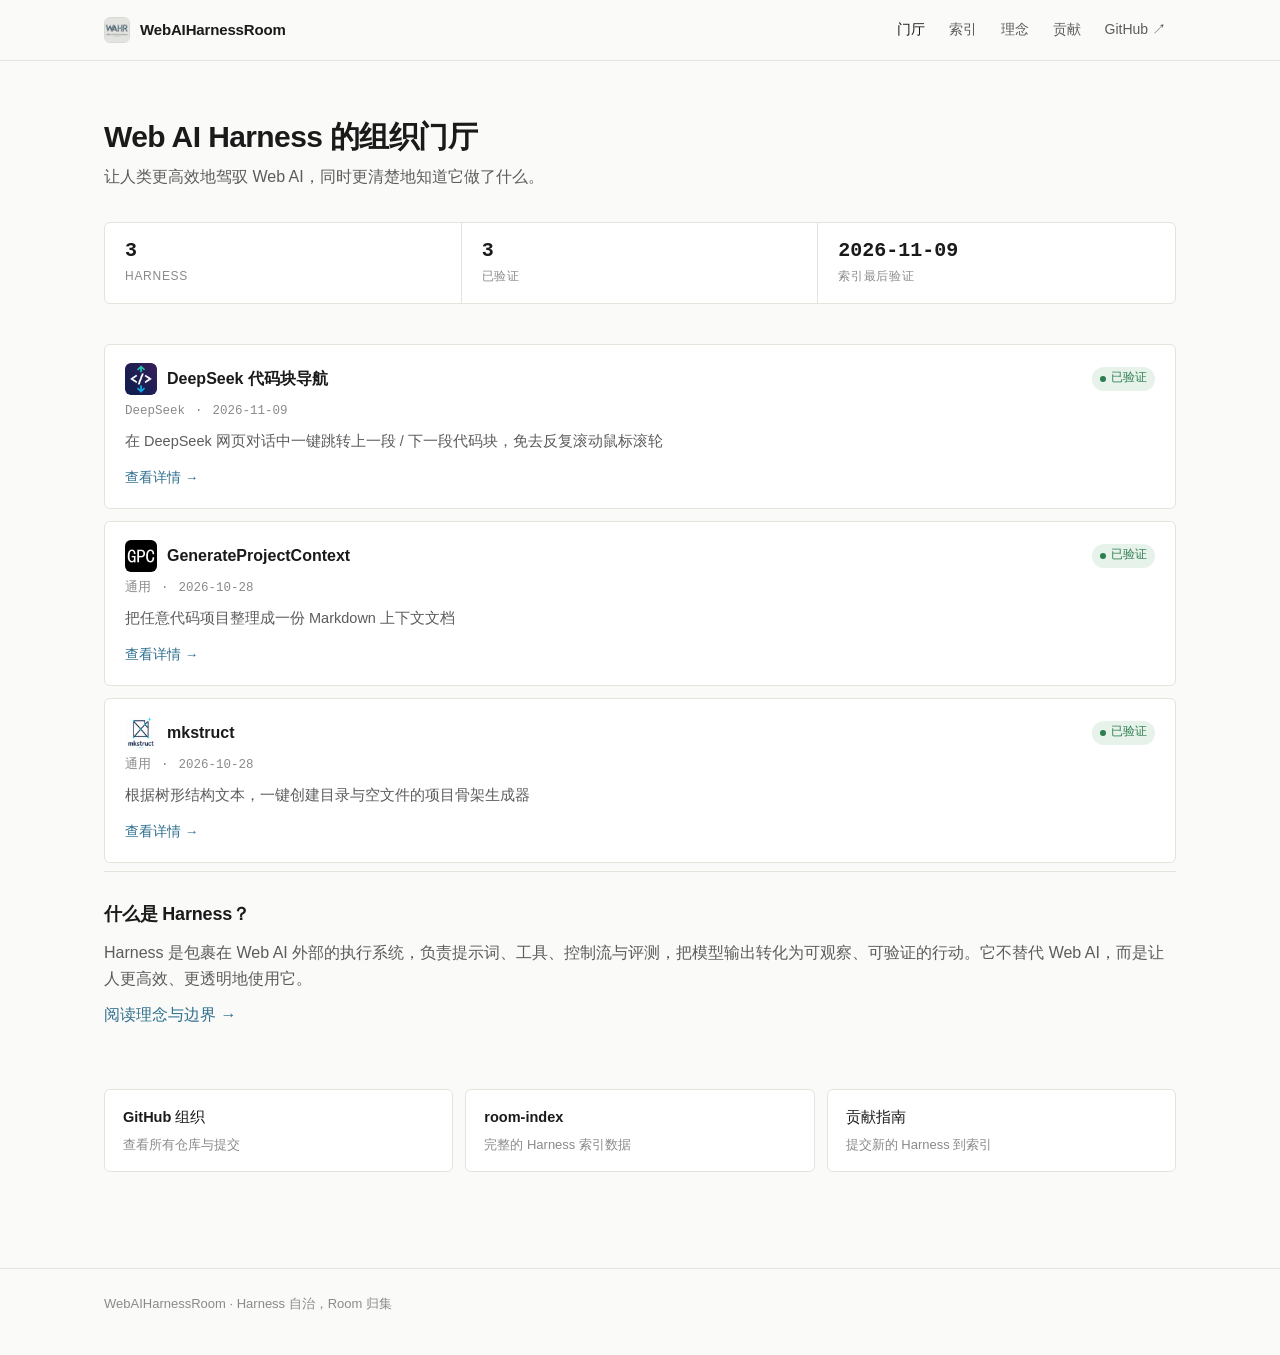
<file: index.html>
<!DOCTYPE html>
<html lang="zh-CN" data-base="">
<head>
  <meta charset="UTF-8">
  <meta name="viewport" content="width=device-width, initial-scale=1.0">
  <link rel="icon" type="image/png" href="assets/img/wahr.png">
  <title>WebAIHarnessRoom · Web AI Harness 的组织门厅</title>
  <meta name="description" content="Web AI Harness 的组织门厅。让人类更高效地驾驭 Web AI，同时更清楚地知道它做了什么。">
  <link rel="stylesheet" href="assets/style.css">
</head>
<body>
  <header class="site-header">
    <div class="container header-inner">
      <a href="index.html" class="brand">
        <img src="assets/img/wahr.png" alt="" class="brand-icon" width="26" height="26">
        <span>WebAIHarnessRoom</span>
      </a>
      <nav class="site-nav">
        <a href="index.html" aria-current="page">门厅</a>
        <a href="index/index.html">索引</a>
        <a href="about/index.html">理念</a>
        <a href="contributing/index.html">贡献</a>
        <a href="https://github.com/WebAIHarnessRoom" target="_blank" rel="noopener">GitHub ↗</a>
      </nav>
    </div>
  </header>

  <main class="container">
    <section class="hero">
      <h1>Web AI Harness 的组织门厅</h1>
      <p class="hero-sub">让人类更高效地驾驭 Web AI，同时更清楚地知道它做了什么。</p>
    </section>

    <section class="status-bar" id="status-bar" aria-label="索引状态"></section>

    <section class="home-cards" id="home-cards" aria-label="Harness 索引"></section>

    <section class="prose-section">
      <h2>什么是 Harness？</h2>
      <p>Harness 是包裹在 Web AI 外部的执行系统，负责提示词、工具、控制流与评测，把模型输出转化为可观察、可验证的行动。它不替代 Web AI，而是让人更高效、更透明地使用它。</p>
      <p><a href="about/index.html">阅读理念与边界 →</a></p>
    </section>

    <section class="quick-links">
      <a href="https://github.com/WebAIHarnessRoom" class="quick-link" target="_blank" rel="noopener">
        <span class="quick-link-title">GitHub 组织</span>
        <span class="quick-link-desc">查看所有仓库与提交</span>
      </a>
      <a href="https://github.com/WebAIHarnessRoom/room-index" class="quick-link" target="_blank" rel="noopener">
        <span class="quick-link-title">room-index</span>
        <span class="quick-link-desc">完整的 Harness 索引数据</span>
      </a>
      <a href="contributing/index.html" class="quick-link">
        <span class="quick-link-title">贡献指南</span>
        <span class="quick-link-desc">提交新的 Harness 到索引</span>
      </a>
    </section>
  </main>

  <footer class="site-footer">
    <div class="container"><p>WebAIHarnessRoom · Harness 自治，Room 归集</p></div>
  </footer>

  <script src="assets/data.js"></script>
  <script src="assets/app.js"></script>
</body>
</html>
</file>
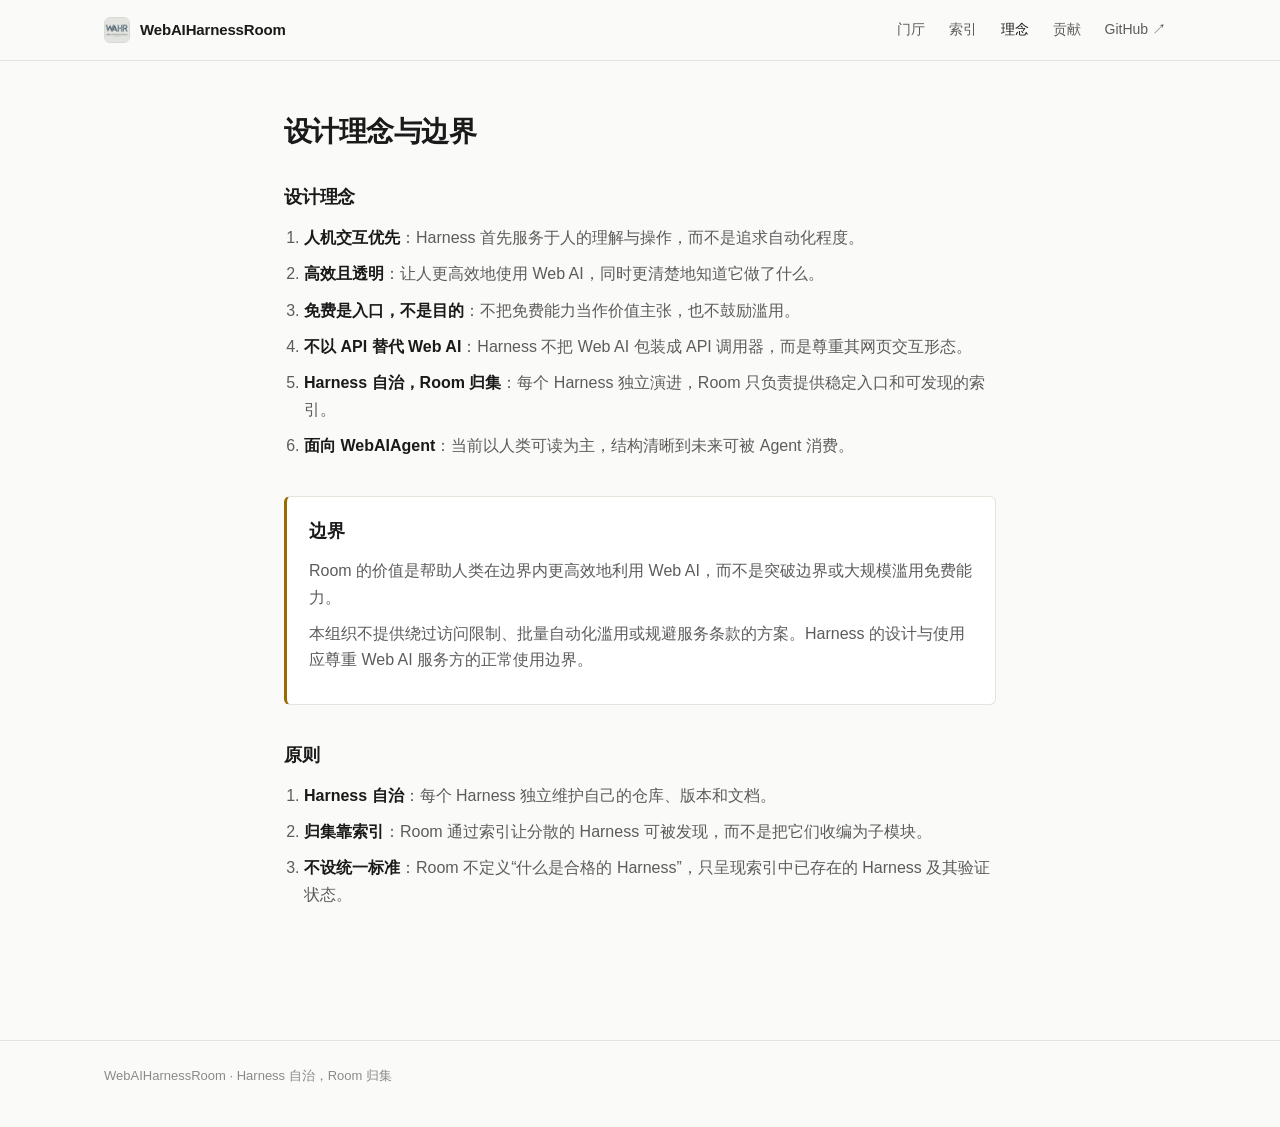
<file: about/index.html>
<!DOCTYPE html>
<html lang="zh-CN" data-base="../">
<head>
  <meta charset="UTF-8">
  <meta name="viewport" content="width=device-width, initial-scale=1.0">
  <link rel="icon" type="image/png" href="../assets/img/wahr.png">
  <title>理念与边界 · WebAIHarnessRoom</title>
  <meta name="description" content="WebAIHarnessRoom 的设计理念、边界与原则。">
  <link rel="stylesheet" href="../assets/style.css">
</head>
<body>
  <header class="site-header">
    <div class="container header-inner">
      <a href="../index.html" class="brand">
        <img src="../assets/img/wahr.png" alt="" class="brand-icon" width="26" height="26">
        <span>WebAIHarnessRoom</span>
      </a>
      <nav class="site-nav">
        <a href="../index.html">门厅</a>
        <a href="../index/index.html">索引</a>
        <a href="index.html" aria-current="page">理念</a>
        <a href="../contributing/index.html">贡献</a>
        <a href="https://github.com/WebAIHarnessRoom" target="_blank" rel="noopener">GitHub ↗</a>
      </nav>
    </div>
  </header>

  <main class="container prose-page">
    <h1>设计理念与边界</h1>

    <section>
      <h2>设计理念</h2>
      <ol class="principle-list">
        <li><strong>人机交互优先</strong>：Harness 首先服务于人的理解与操作，而不是追求自动化程度。</li>
        <li><strong>高效且透明</strong>：让人更高效地使用 Web AI，同时更清楚地知道它做了什么。</li>
        <li><strong>免费是入口，不是目的</strong>：不把免费能力当作价值主张，也不鼓励滥用。</li>
        <li><strong>不以 API 替代 Web AI</strong>：Harness 不把 Web AI 包装成 API 调用器，而是尊重其网页交互形态。</li>
        <li><strong>Harness 自治，Room 归集</strong>：每个 Harness 独立演进，Room 只负责提供稳定入口和可发现的索引。</li>
        <li><strong>面向 WebAIAgent</strong>：当前以人类可读为主，结构清晰到未来可被 Agent 消费。</li>
      </ol>
    </section>

    <section id="boundary" class="boundary-block">
      <h2>边界</h2>
      <p>Room 的价值是帮助人类在边界内更高效地利用 Web AI，而不是突破边界或大规模滥用免费能力。</p>
      <p>本组织不提供绕过访问限制、批量自动化滥用或规避服务条款的方案。Harness 的设计与使用应尊重 Web AI 服务方的正常使用边界。</p>
    </section>

    <section>
      <h2>原则</h2>
      <ol class="principle-list">
        <li><strong>Harness 自治</strong>：每个 Harness 独立维护自己的仓库、版本和文档。</li>
        <li><strong>归集靠索引</strong>：Room 通过索引让分散的 Harness 可被发现，而不是把它们收编为子模块。</li>
        <li><strong>不设统一标准</strong>：Room 不定义“什么是合格的 Harness”，只呈现索引中已存在的 Harness 及其验证状态。</li>
      </ol>
    </section>
  </main>

  <footer class="site-footer">
    <div class="container"><p>WebAIHarnessRoom · Harness 自治，Room 归集</p></div>
  </footer>

  <script src="../assets/data.js"></script>
  <script src="../assets/app.js"></script>
</body>
</html>
</file>
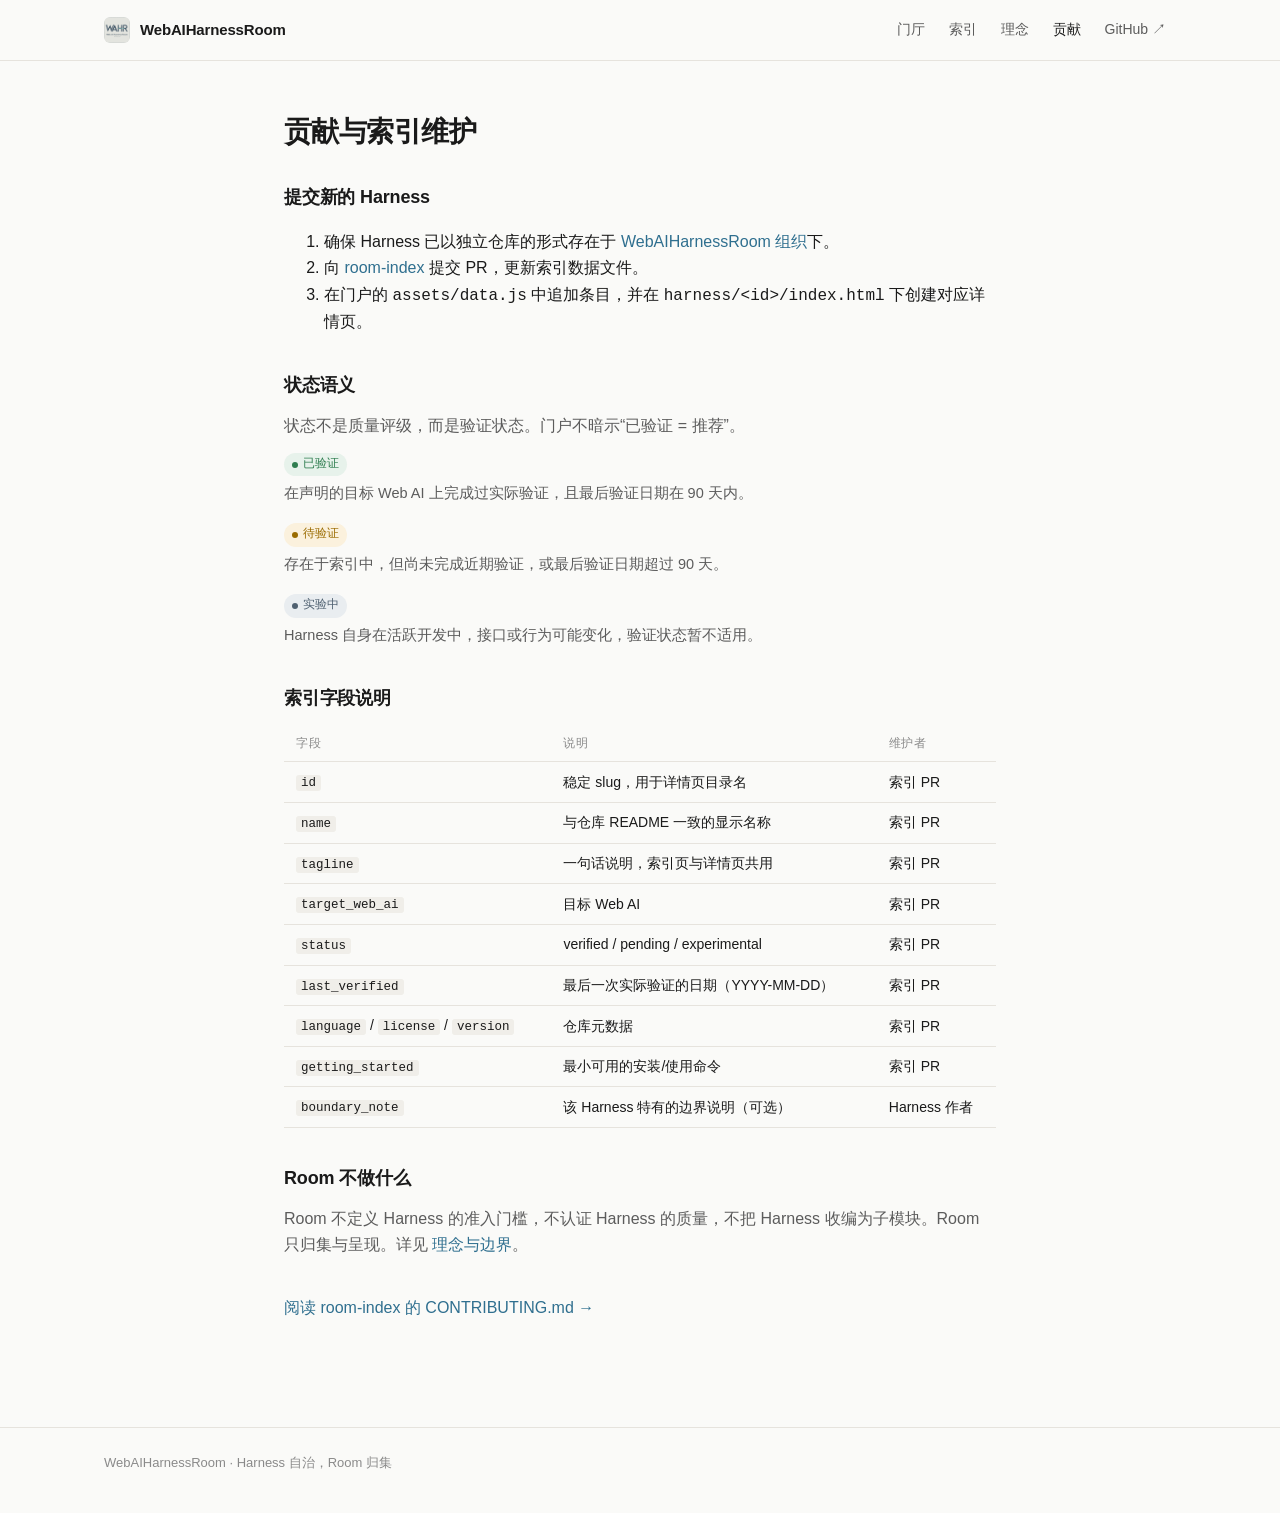
<file: contributing/index.html>
<!DOCTYPE html>
<html lang="zh-CN" data-base="../">
<head>
  <meta charset="UTF-8">
  <meta name="viewport" content="width=device-width, initial-scale=1.0">
  <link rel="icon" type="image/png" href="../assets/img/wahr.png">
  <title>贡献与索引维护 · WebAIHarnessRoom</title>
  <meta name="description" content="如何向 WebAIHarnessRoom 提交新的 Harness 并维护索引。">
  <link rel="stylesheet" href="../assets/style.css">
</head>
<body>
  <header class="site-header">
    <div class="container header-inner">
      <a href="../index.html" class="brand">
        <img src="../assets/img/wahr.png" alt="" class="brand-icon" width="26" height="26">
        <span>WebAIHarnessRoom</span>
      </a>
      <nav class="site-nav">
        <a href="../index.html">门厅</a>
        <a href="../index/index.html">索引</a>
        <a href="../about/index.html">理念</a>
        <a href="index.html" aria-current="page">贡献</a>
        <a href="https://github.com/WebAIHarnessRoom" target="_blank" rel="noopener">GitHub ↗</a>
      </nav>
    </div>
  </header>

  <main class="container prose-page">
    <h1>贡献与索引维护</h1>

    <section>
      <h2>提交新的 Harness</h2>
      <ol>
        <li>确保 Harness 已以独立仓库的形式存在于 <a href="https://github.com/WebAIHarnessRoom" target="_blank" rel="noopener">WebAIHarnessRoom 组织</a>下。</li>
        <li>向 <a href="https://github.com/WebAIHarnessRoom/room-index" target="_blank" rel="noopener">room-index</a> 提交 PR，更新索引数据文件。</li>
        <li>在门户的 <code>assets/data.js</code> 中追加条目，并在 <code>harness/&lt;id&gt;/index.html</code> 下创建对应详情页。</li>
      </ol>
    </section>

    <section id="status">
      <h2>状态语义</h2>
      <p>状态不是质量评级，而是验证状态。门户不暗示“已验证 = 推荐”。</p>
      <dl class="status-definitions">
        <dt><span class="badge badge-verified">已验证</span></dt>
        <dd>在声明的目标 Web AI 上完成过实际验证，且最后验证日期在 90 天内。</dd>
        <dt><span class="badge badge-pending">待验证</span></dt>
        <dd>存在于索引中，但尚未完成近期验证，或最后验证日期超过 90 天。</dd>
        <dt><span class="badge badge-experimental">实验中</span></dt>
        <dd>Harness 自身在活跃开发中，接口或行为可能变化，验证状态暂不适用。</dd>
      </dl>
    </section>

    <section>
      <h2>索引字段说明</h2>
      <table class="field-table">
        <thead><tr><th>字段</th><th>说明</th><th>维护者</th></tr></thead>
        <tbody>
          <tr><td><code>id</code></td><td>稳定 slug，用于详情页目录名</td><td>索引 PR</td></tr>
          <tr><td><code>name</code></td><td>与仓库 README 一致的显示名称</td><td>索引 PR</td></tr>
          <tr><td><code>tagline</code></td><td>一句话说明，索引页与详情页共用</td><td>索引 PR</td></tr>
          <tr><td><code>target_web_ai</code></td><td>目标 Web AI</td><td>索引 PR</td></tr>
          <tr><td><code>status</code></td><td>verified / pending / experimental</td><td>索引 PR</td></tr>
          <tr><td><code>last_verified</code></td><td>最后一次实际验证的日期（YYYY-MM-DD）</td><td>索引 PR</td></tr>
          <tr><td><code>language</code> / <code>license</code> / <code>version</code></td><td>仓库元数据</td><td>索引 PR</td></tr>
          <tr><td><code>getting_started</code></td><td>最小可用的安装/使用命令</td><td>索引 PR</td></tr>
          <tr><td><code>boundary_note</code></td><td>该 Harness 特有的边界说明（可选）</td><td>Harness 作者</td></tr>
        </tbody>
      </table>
    </section>

    <section>
      <h2>Room 不做什么</h2>
      <p>Room 不定义 Harness 的准入门槛，不认证 Harness 的质量，不把 Harness 收编为子模块。Room 只归集与呈现。详见 <a href="../about/index.html">理念与边界</a>。</p>
    </section>

    <p><a href="https://github.com/WebAIHarnessRoom/room-index/blob/main/CONTRIBUTING.md" target="_blank" rel="noopener">阅读 room-index 的 CONTRIBUTING.md →</a></p>
  </main>

  <footer class="site-footer">
    <div class="container"><p>WebAIHarnessRoom · Harness 自治，Room 归集</p></div>
  </footer>

  <script src="../assets/data.js"></script>
  <script src="../assets/app.js"></script>
</body>
</html>
</file>
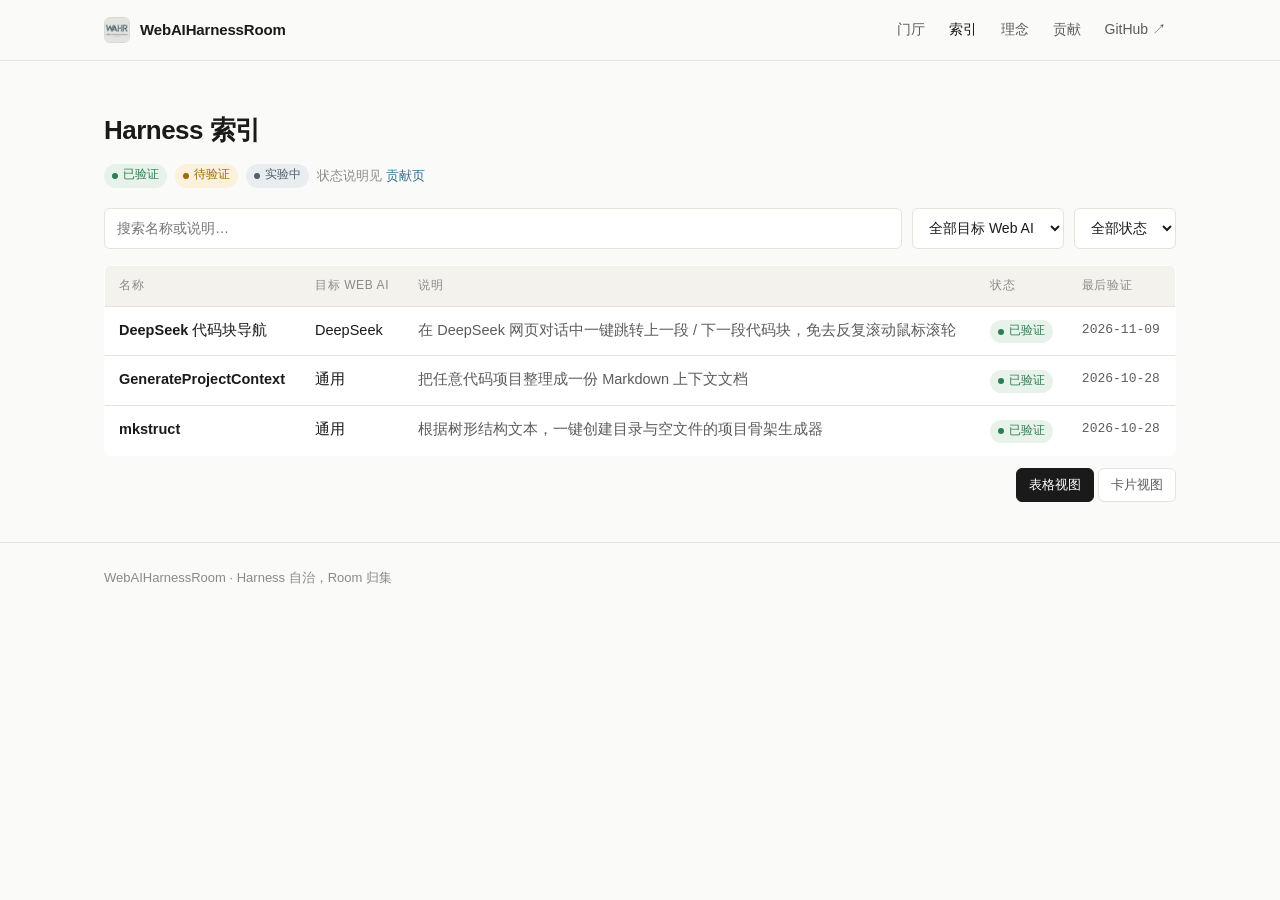
<file: index/index.html>
<!DOCTYPE html>
<html lang="zh-CN" data-base="../">
<head>
  <meta charset="UTF-8">
  <meta name="viewport" content="width=device-width, initial-scale=1.0">
  <link rel="icon" type="image/png" href="../assets/img/wahr.png">
  <title>Harness 索引 · WebAIHarnessRoom</title>
  <meta name="description" content="WebAIHarnessRoom 的 Harness 索引目录。">
  <link rel="stylesheet" href="../assets/style.css">
</head>
<body>
  <header class="site-header">
    <div class="container header-inner">
      <a href="../index.html" class="brand">
        <img src="../assets/img/wahr.png" alt="" class="brand-icon" width="26" height="26">
        <span>WebAIHarnessRoom</span>
      </a>
      <nav class="site-nav">
        <a href="../index.html">门厅</a>
        <a href="index.html" aria-current="page">索引</a>
        <a href="../about/index.html">理念</a>
        <a href="../contributing/index.html">贡献</a>
        <a href="https://github.com/WebAIHarnessRoom" target="_blank" rel="noopener">GitHub ↗</a>
      </nav>
    </div>
  </header>

  <main class="container">
    <section class="page-head">
      <h1>Harness 索引</h1>
      <p class="status-legend">
        <span class="badge badge-verified">已验证</span>
        <span class="badge badge-pending">待验证</span>
        <span class="badge badge-experimental">实验中</span>
        <span class="legend-note">状态说明见 <a href="../contributing/index.html#status">贡献页</a></span>
      </p>
    </section>

    <section class="filters">
      <input type="search" id="search" placeholder="搜索名称或说明…" aria-label="搜索 Harness">
      <select id="filter-target" aria-label="按目标 Web AI 筛选">
        <option value="">全部目标 Web AI</option>
      </select>
      <select id="filter-status" aria-label="按状态筛选">
        <option value="">全部状态</option>
        <option value="verified">已验证</option>
        <option value="pending">待验证</option>
        <option value="experimental">实验中</option>
      </select>
    </section>

    <section id="index-view-table" class="index-view"></section>
    <section id="index-view-cards" class="index-view" hidden></section>

    <div class="view-toggle">
      <button id="toggle-table" class="toggle-btn active" data-view="table">表格视图</button>
      <button id="toggle-cards" class="toggle-btn" data-view="cards">卡片视图</button>
    </div>

    <p class="empty-state" id="empty-state" hidden>没有匹配的 Harness。</p>
  </main>

  <footer class="site-footer">
    <div class="container"><p>WebAIHarnessRoom · Harness 自治，Room 归集</p></div>
  </footer>

  <script src="../assets/data.js"></script>
  <script src="../assets/app.js"></script>
</body>
</html>
</file>
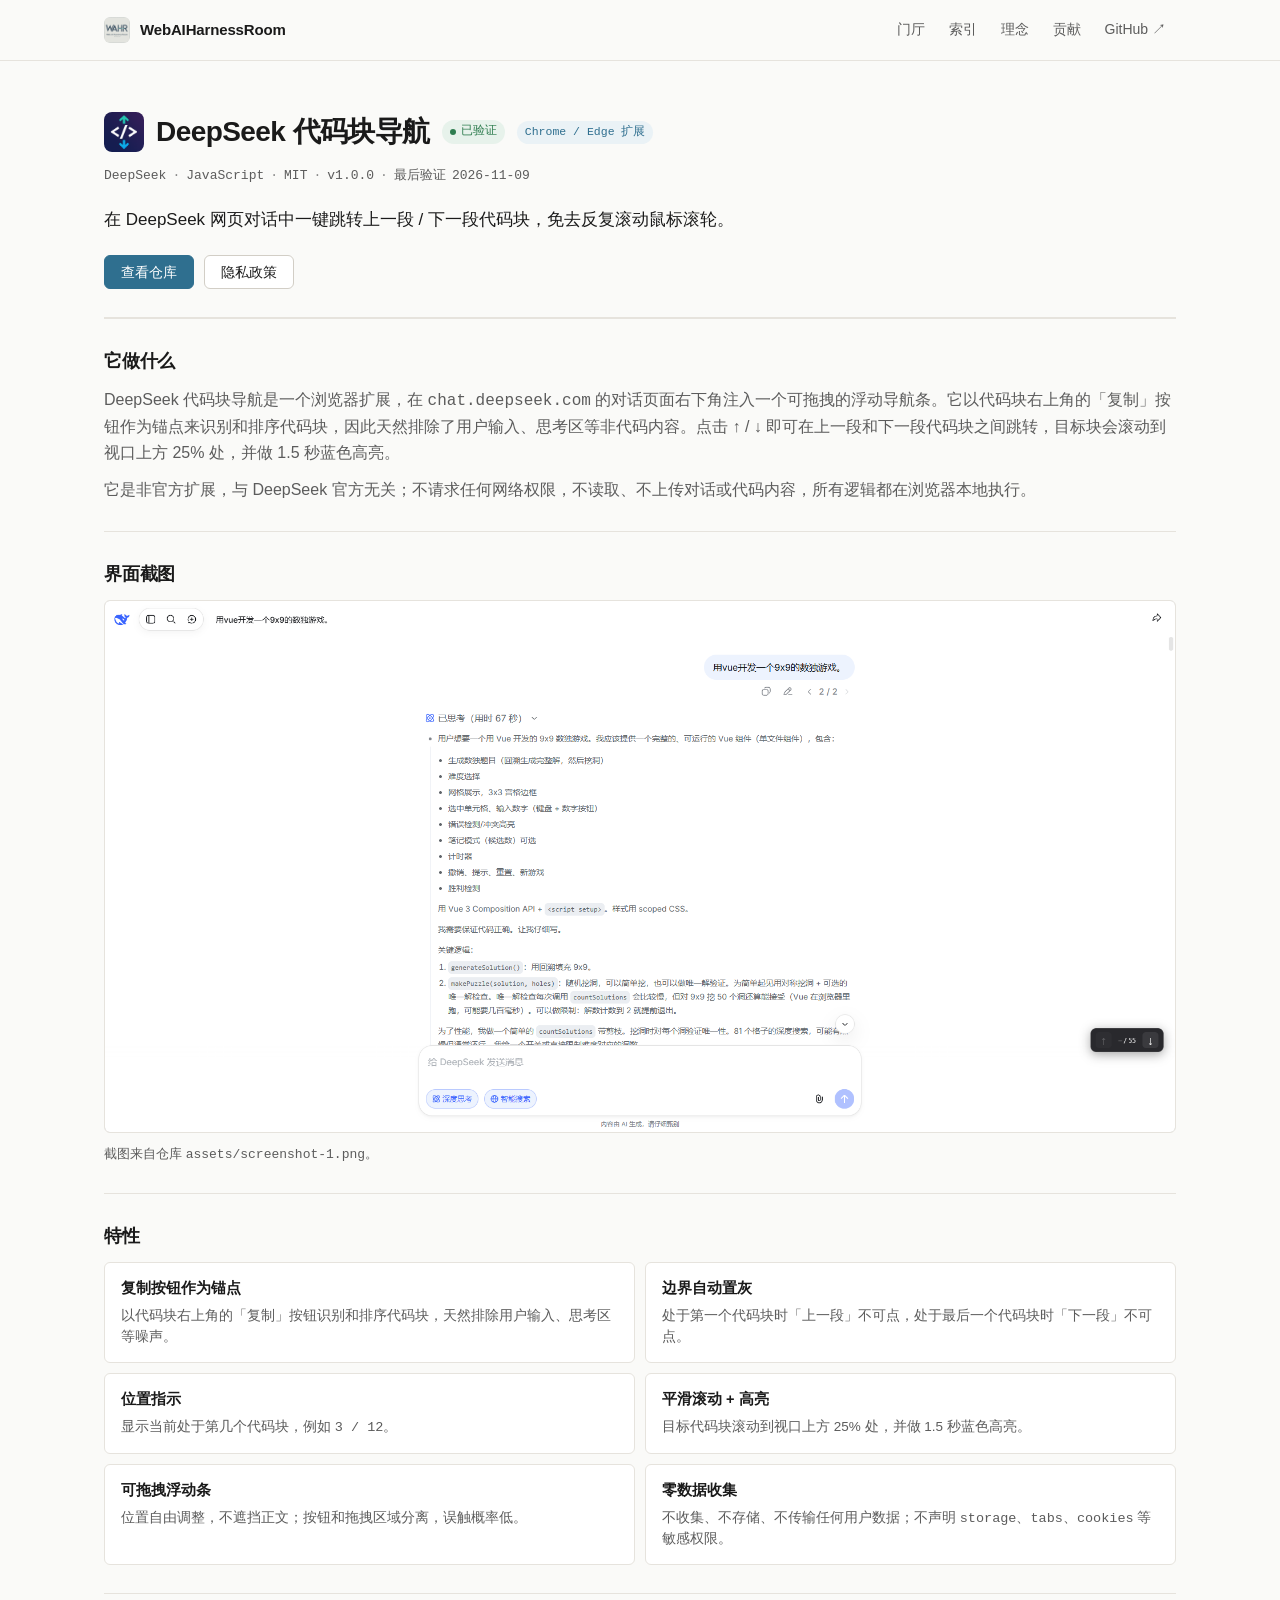
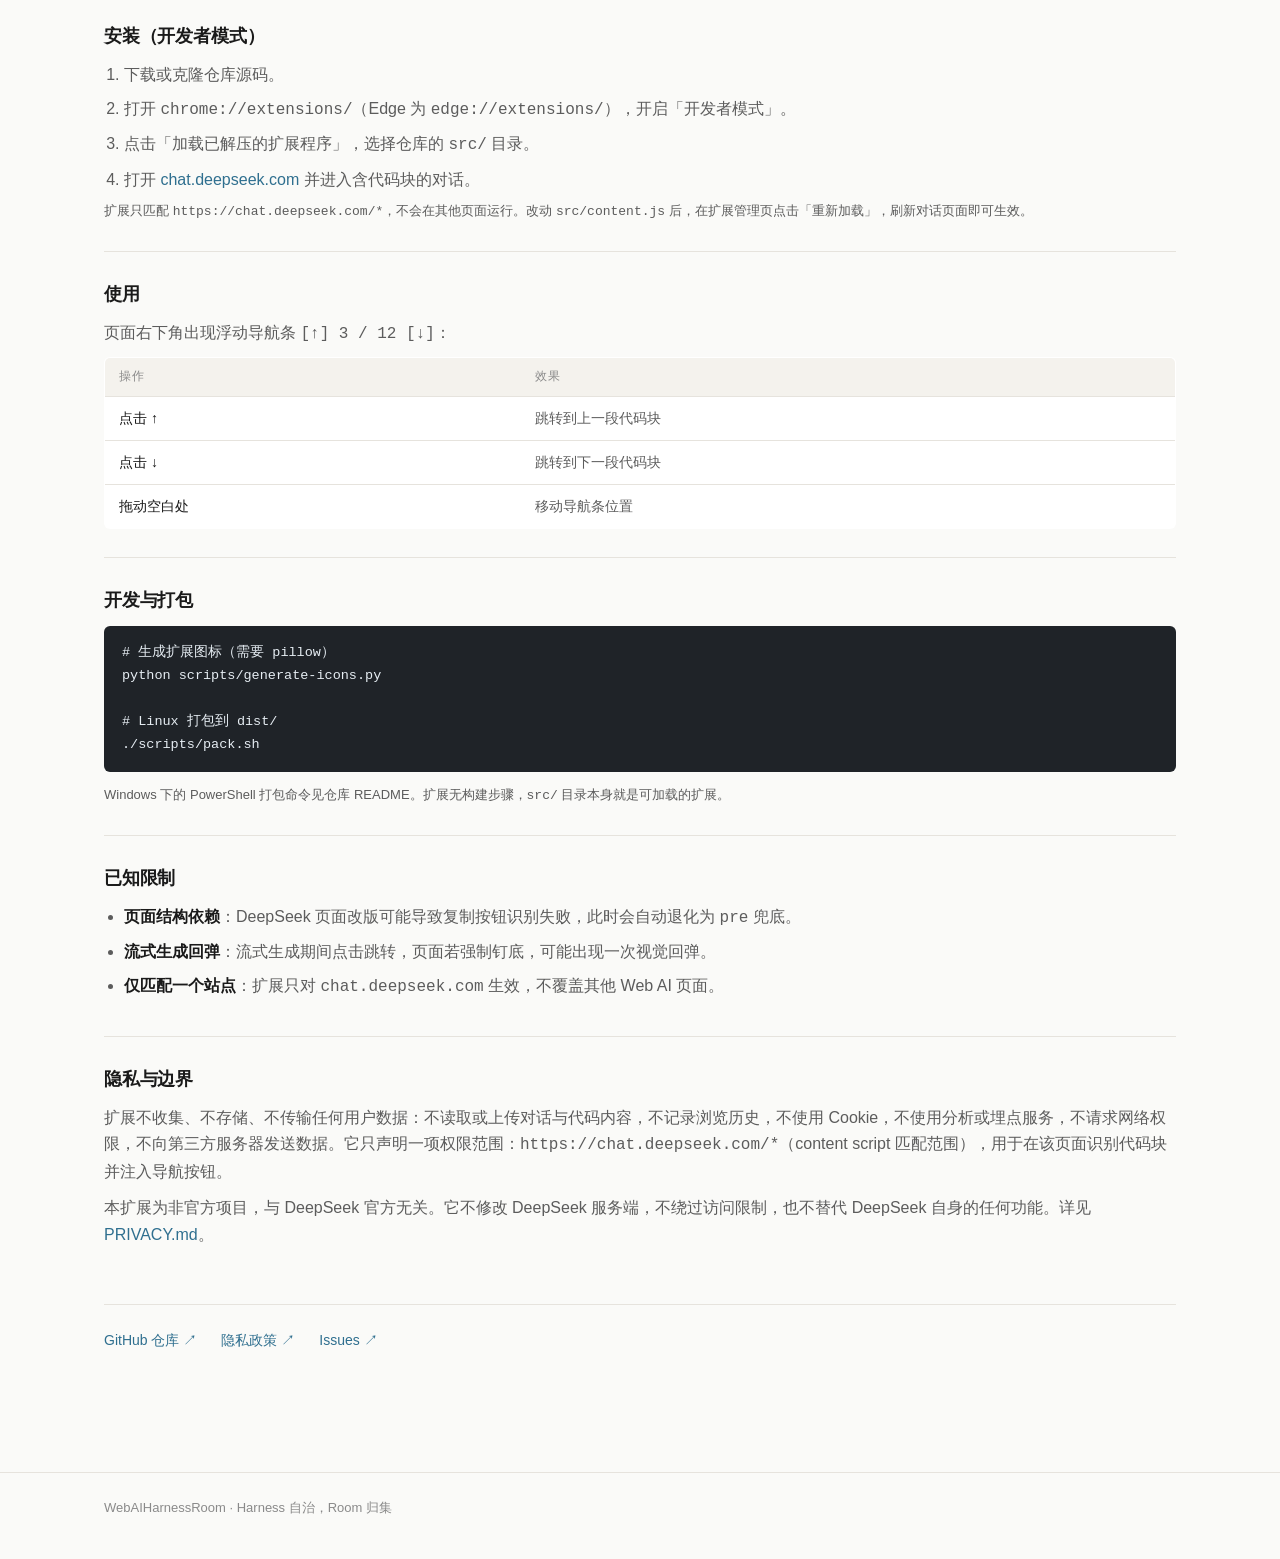
<file: harness/deepseek-code-nav/index.html>
<!DOCTYPE html>
<html lang="zh-CN" data-base="../../">
<head>
  <meta charset="UTF-8">
  <meta name="viewport" content="width=device-width, initial-scale=1.0">
  <link rel="icon" type="image/png" href="../../assets/img/deepseek-code-nav.png">
  <title>DeepSeek 代码块导航 · WebAIHarnessRoom</title>
  <meta name="description" content="在 DeepSeek 网页对话中一键跳转上一段 / 下一段代码块，免去反复滚动鼠标滚轮。零数据收集的浏览器扩展。">
  <link rel="stylesheet" href="../../assets/style.css">
</head>
<body>
  <header class="site-header">
    <div class="container header-inner">
      <a href="../../index.html" class="brand">
        <img src="../../assets/img/wahr.png" alt="" class="brand-icon" width="26" height="26">
        <span>WebAIHarnessRoom</span>
      </a>
      <nav class="site-nav">
        <a href="../../index.html">门厅</a>
        <a href="../../index/index.html">索引</a>
        <a href="../../about/index.html">理念</a>
        <a href="../../contributing/index.html">贡献</a>
        <a href="https://github.com/WebAIHarnessRoom" target="_blank" rel="noopener">GitHub ↗</a>
      </nav>
    </div>
  </header>

  <main class="container detail-page" data-harness-id="deepseek-code-nav">
    <header class="detail-head">
      <div class="detail-title-row">
        <img src="../../assets/img/deepseek-code-nav.png" alt="" class="detail-icon" width="40" height="40"
             onerror="this.onerror=null;this.src='../../assets/img/wahr.png';">
        <h1>DeepSeek 代码块导航</h1>
        <span class="badge" data-field="status"></span>
        <span class="badge badge-platform">Chrome / Edge 扩展</span>
      </div>
      <p class="detail-meta">
        <span data-field="target_web_ai">DeepSeek</span>
        <span class="sep">·</span>
        <span data-field="language">JavaScript</span>
        <span class="sep">·</span>
        <span data-field="license">MIT</span>
        <span class="sep">·</span>
        <span data-field="version">v1.0.0</span>
        <span class="sep">·</span>
        最后验证 <span data-field="last_verified">2026-11-09</span>
      </p>
      <p class="detail-tagline">在 DeepSeek 网页对话中一键跳转上一段 / 下一段代码块，免去反复滚动鼠标滚轮。</p>
      <div class="detail-actions">
        <a href="https://github.com/WebAIHarnessRoom/deepseek-code-nav" target="_blank" rel="noopener" class="btn-primary">查看仓库</a>
        <a href="https://github.com/WebAIHarnessRoom/deepseek-code-nav/blob/main/PRIVACY.md" target="_blank" rel="noopener" class="btn-secondary">隐私政策</a>
      </div>
    </header>

    <section class="prose-section">
      <h2>它做什么</h2>
      <p>DeepSeek 代码块导航是一个浏览器扩展，在 <code>chat.deepseek.com</code> 的对话页面右下角注入一个可拖拽的浮动导航条。它以代码块右上角的「复制」按钮作为锚点来识别和排序代码块，因此天然排除了用户输入、思考区等非代码内容。点击 ↑ / ↓ 即可在上一段和下一段代码块之间跳转，目标块会滚动到视口上方 25% 处，并做 1.5 秒蓝色高亮。</p>
      <p>它是非官方扩展，与 DeepSeek 官方无关；不请求任何网络权限，不读取、不上传对话或代码内容，所有逻辑都在浏览器本地执行。</p>
    </section>

    <section class="prose-section">
      <h2>界面截图</h2>
      <p><img src="../../assets/img/deepseek-code-nav-screenshot.png" alt="DeepSeek 代码块导航界面截图"
              style="max-width:100%;border:1px solid var(--border);border-radius:var(--radius);display:block;"></p>
      <p class="install-note">截图来自仓库 <code>assets/screenshot-1.png</code>。</p>
    </section>

    <section class="prose-section">
      <h2>特性</h2>
      <ul class="feature-grid">
        <li>
          <strong>复制按钮作为锚点</strong>
          <span>以代码块右上角的「复制」按钮识别和排序代码块，天然排除用户输入、思考区等噪声。</span>
        </li>
        <li>
          <strong>边界自动置灰</strong>
          <span>处于第一个代码块时「上一段」不可点，处于最后一个代码块时「下一段」不可点。</span>
        </li>
        <li>
          <strong>位置指示</strong>
          <span>显示当前处于第几个代码块，例如 <code>3 / 12</code>。</span>
        </li>
        <li>
          <strong>平滑滚动 + 高亮</strong>
          <span>目标代码块滚动到视口上方 25% 处，并做 1.5 秒蓝色高亮。</span>
        </li>
        <li>
          <strong>可拖拽浮动条</strong>
          <span>位置自由调整，不遮挡正文；按钮和拖拽区域分离，误触概率低。</span>
        </li>
        <li>
          <strong>零数据收集</strong>
          <span>不收集、不存储、不传输任何用户数据；不声明 <code>storage</code>、<code>tabs</code>、<code>cookies</code> 等敏感权限。</span>
        </li>
      </ul>
    </section>

    <section class="prose-section">
      <h2>安装（开发者模式）</h2>
      <ol class="output-structure">
        <li>下载或克隆仓库源码。</li>
        <li>打开 <code>chrome://extensions/</code>（Edge 为 <code>edge://extensions/</code>），开启「开发者模式」。</li>
        <li>点击「加载已解压的扩展程序」，选择仓库的 <code>src/</code> 目录。</li>
        <li>打开 <a href="https://chat.deepseek.com/" target="_blank" rel="noopener">chat.deepseek.com</a> 并进入含代码块的对话。</li>
      </ol>
      <p class="install-note">扩展只匹配 <code>https://chat.deepseek.com/*</code>，不会在其他页面运行。改动 <code>src/content.js</code> 后，在扩展管理页点击「重新加载」，刷新对话页面即可生效。</p>
    </section>

    <section class="prose-section">
      <h2>使用</h2>
      <p>页面右下角出现浮动导航条 <code>[↑] 3 / 12 [↓]</code>：</p>
      <table class="compare-table">
        <thead>
          <tr><th>操作</th><th>效果</th></tr>
        </thead>
        <tbody>
          <tr><td>点击 ↑</td><td>跳转到上一段代码块</td></tr>
          <tr><td>点击 ↓</td><td>跳转到下一段代码块</td></tr>
          <tr><td>拖动空白处</td><td>移动导航条位置</td></tr>
        </tbody>
      </table>
    </section>

    <section class="prose-section">
      <h2>开发与打包</h2>
      <pre class="code-block"><code># 生成扩展图标（需要 pillow）
python scripts/generate-icons.py

# Linux 打包到 dist/
./scripts/pack.sh</code></pre>
      <p class="install-note">Windows 下的 PowerShell 打包命令见仓库 README。扩展无构建步骤，<code>src/</code> 目录本身就是可加载的扩展。</p>
    </section>

    <section class="prose-section">
      <h2>已知限制</h2>
      <ul class="output-structure">
        <li><strong>页面结构依赖</strong>：DeepSeek 页面改版可能导致复制按钮识别失败，此时会自动退化为 <code>pre</code> 兜底。</li>
        <li><strong>流式生成回弹</strong>：流式生成期间点击跳转，页面若强制钉底，可能出现一次视觉回弹。</li>
        <li><strong>仅匹配一个站点</strong>：扩展只对 <code>chat.deepseek.com</code> 生效，不覆盖其他 Web AI 页面。</li>
      </ul>
    </section>

    <section class="prose-section">
      <h2>隐私与边界</h2>
      <p>扩展不收集、不存储、不传输任何用户数据：不读取或上传对话与代码内容，不记录浏览历史，不使用 Cookie，不使用分析或埋点服务，不请求网络权限，不向第三方服务器发送数据。它只声明一项权限范围：<code>https://chat.deepseek.com/*</code>（content script 匹配范围），用于在该页面识别代码块并注入导航按钮。</p>
      <p>本扩展为非官方项目，与 DeepSeek 官方无关。它不修改 DeepSeek 服务端，不绕过访问限制，也不替代 DeepSeek 自身的任何功能。详见 <a href="https://github.com/WebAIHarnessRoom/deepseek-code-nav/blob/main/PRIVACY.md" target="_blank" rel="noopener">PRIVACY.md</a>。</p>
    </section>

    <footer class="detail-footer">
      <a href="https://github.com/WebAIHarnessRoom/deepseek-code-nav" target="_blank" rel="noopener">GitHub 仓库 ↗</a>
      <a href="https://github.com/WebAIHarnessRoom/deepseek-code-nav/blob/main/PRIVACY.md" target="_blank" rel="noopener">隐私政策 ↗</a>
      <a href="https://github.com/WebAIHarnessRoom/deepseek-code-nav/issues" target="_blank" rel="noopener">Issues ↗</a>
    </footer>
  </main>

  <footer class="site-footer">
    <div class="container"><p>WebAIHarnessRoom · Harness 自治，Room 归集</p></div>
  </footer>

  <script src="../../assets/data.js"></script>
  <script src="../../assets/app.js"></script>
</body>
</html>
</file>
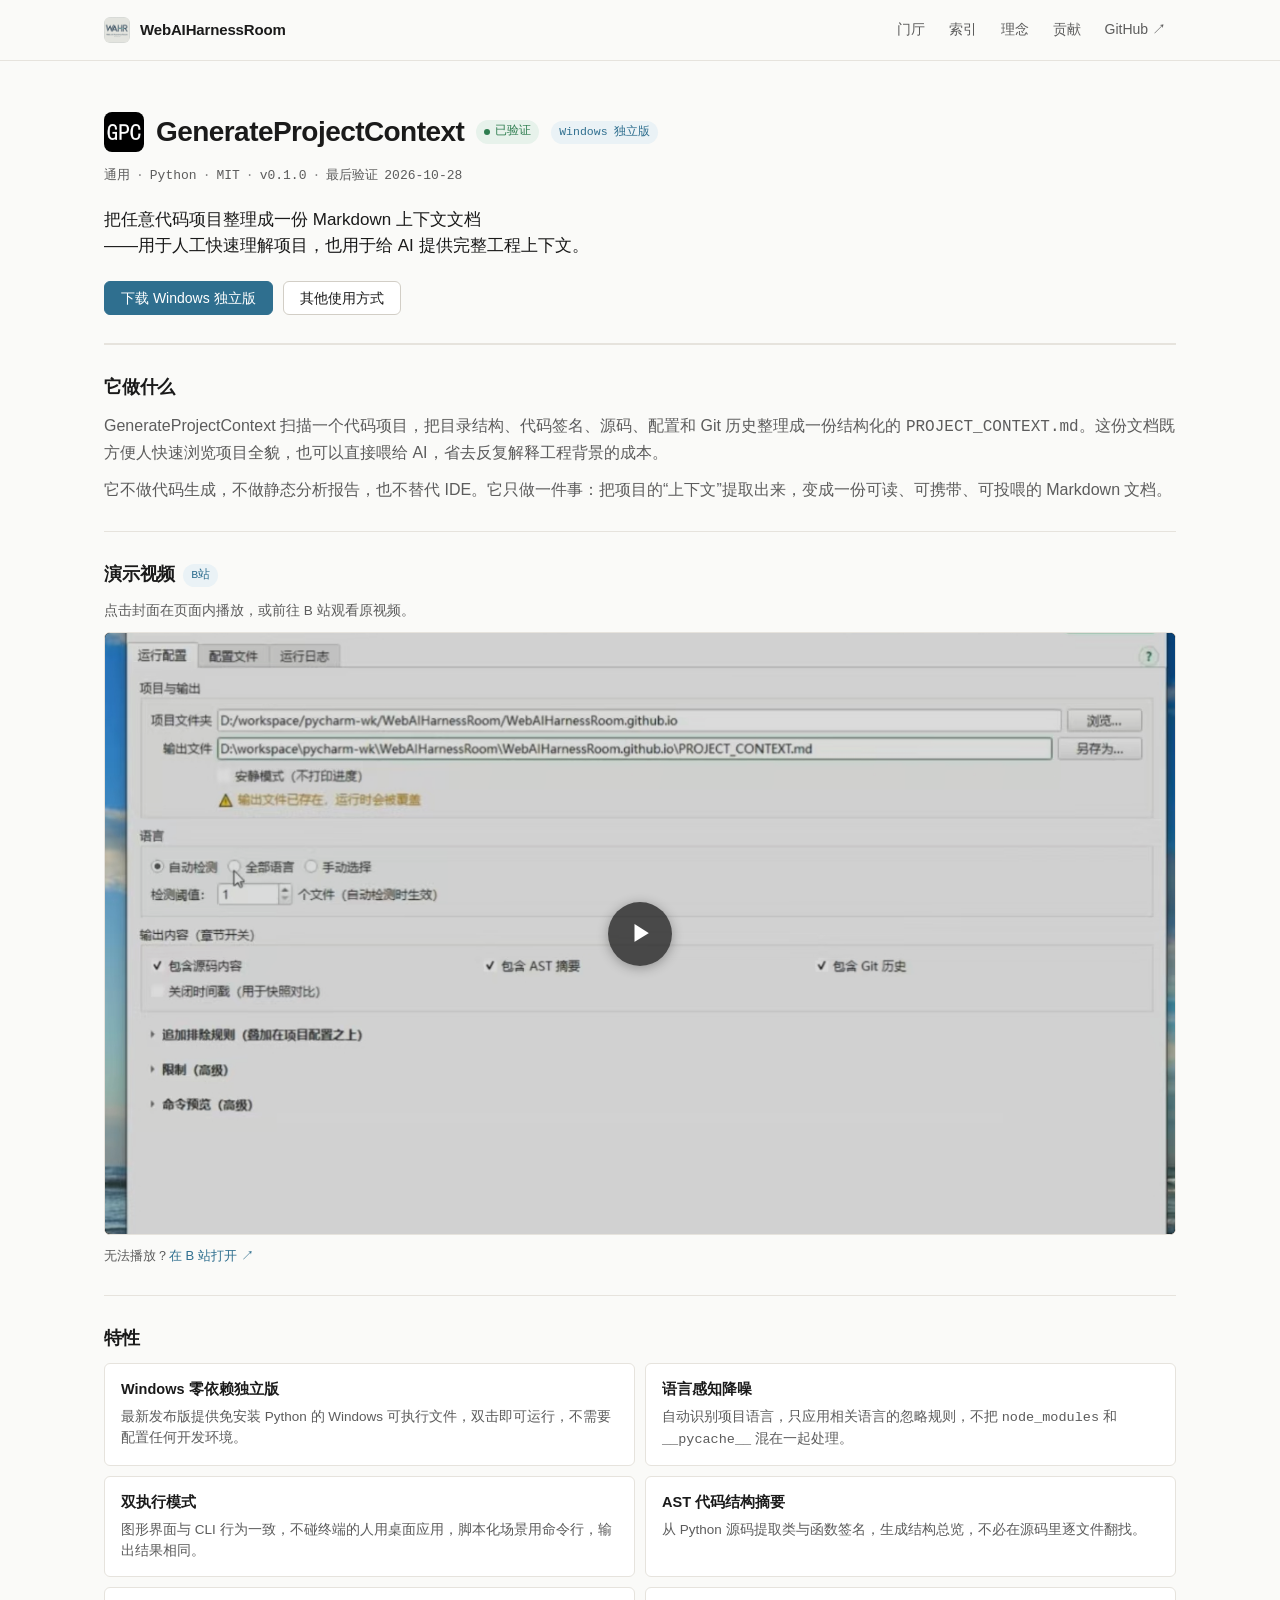
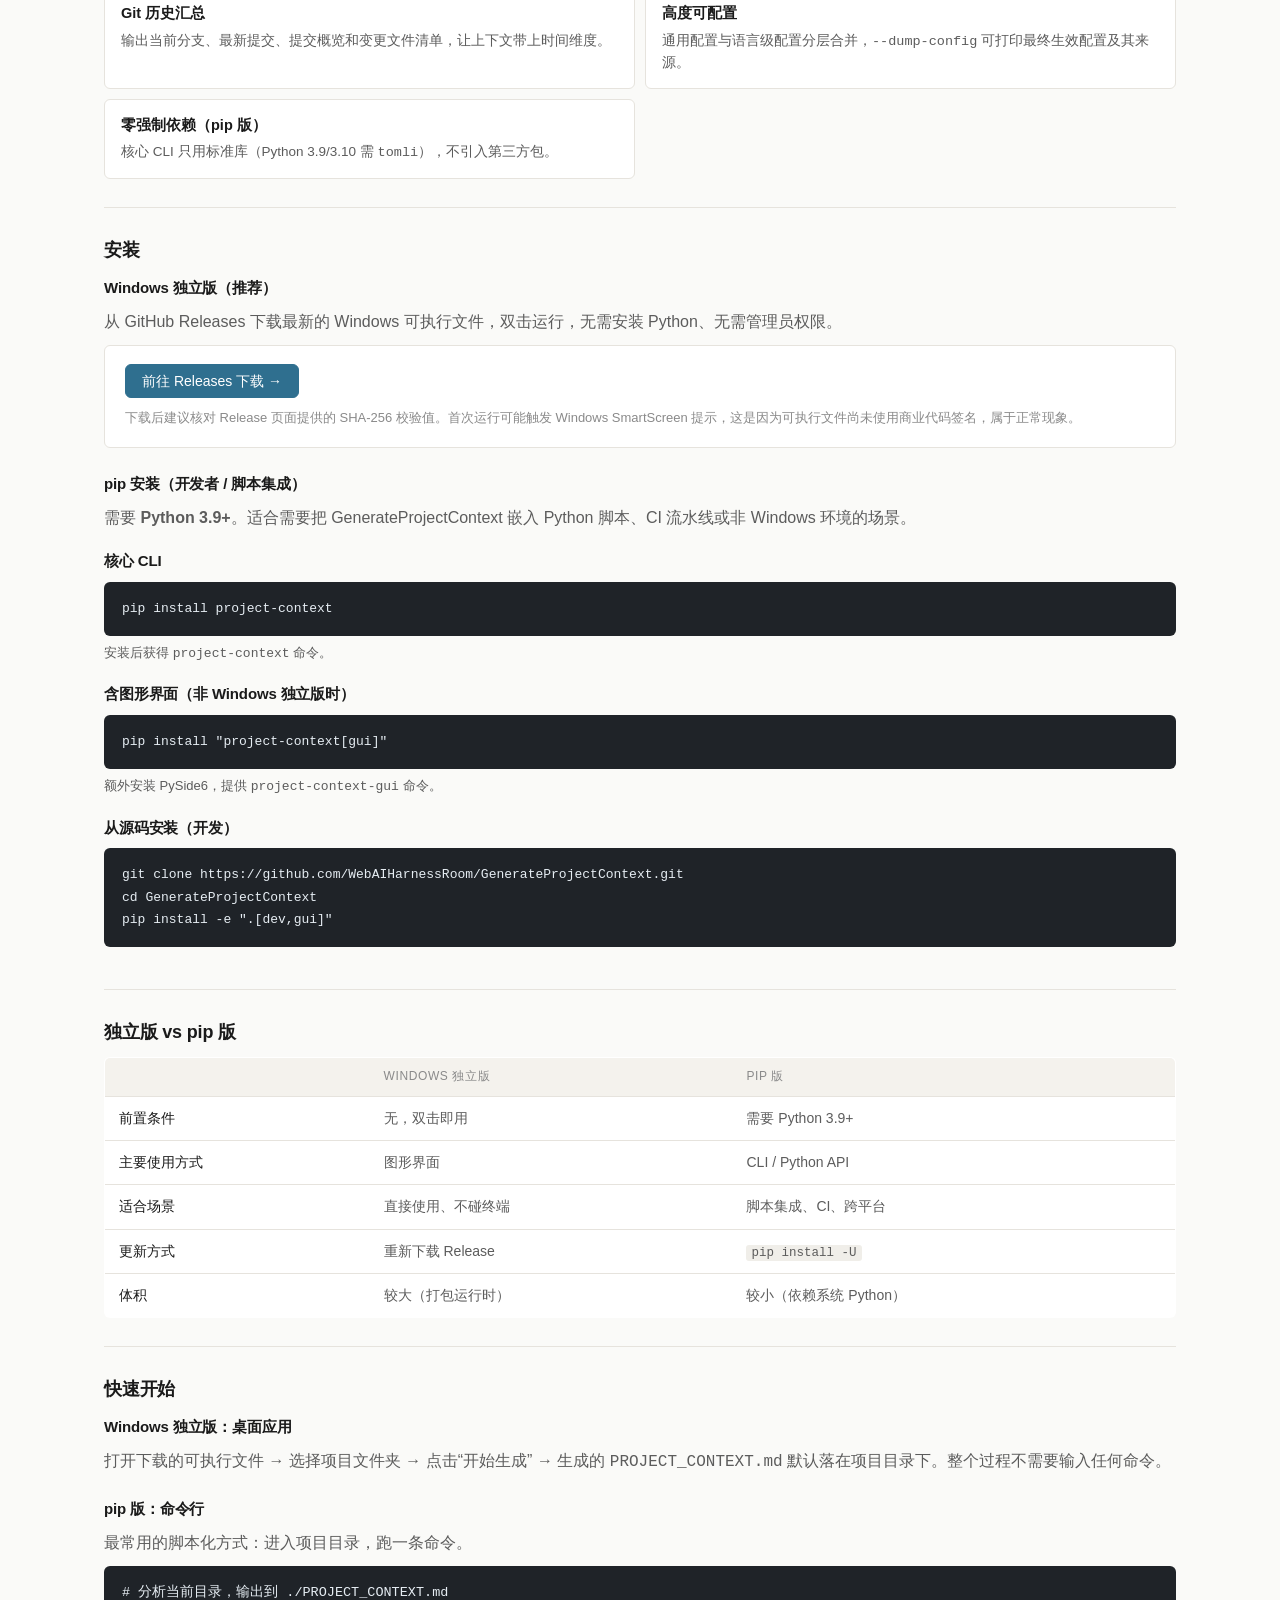
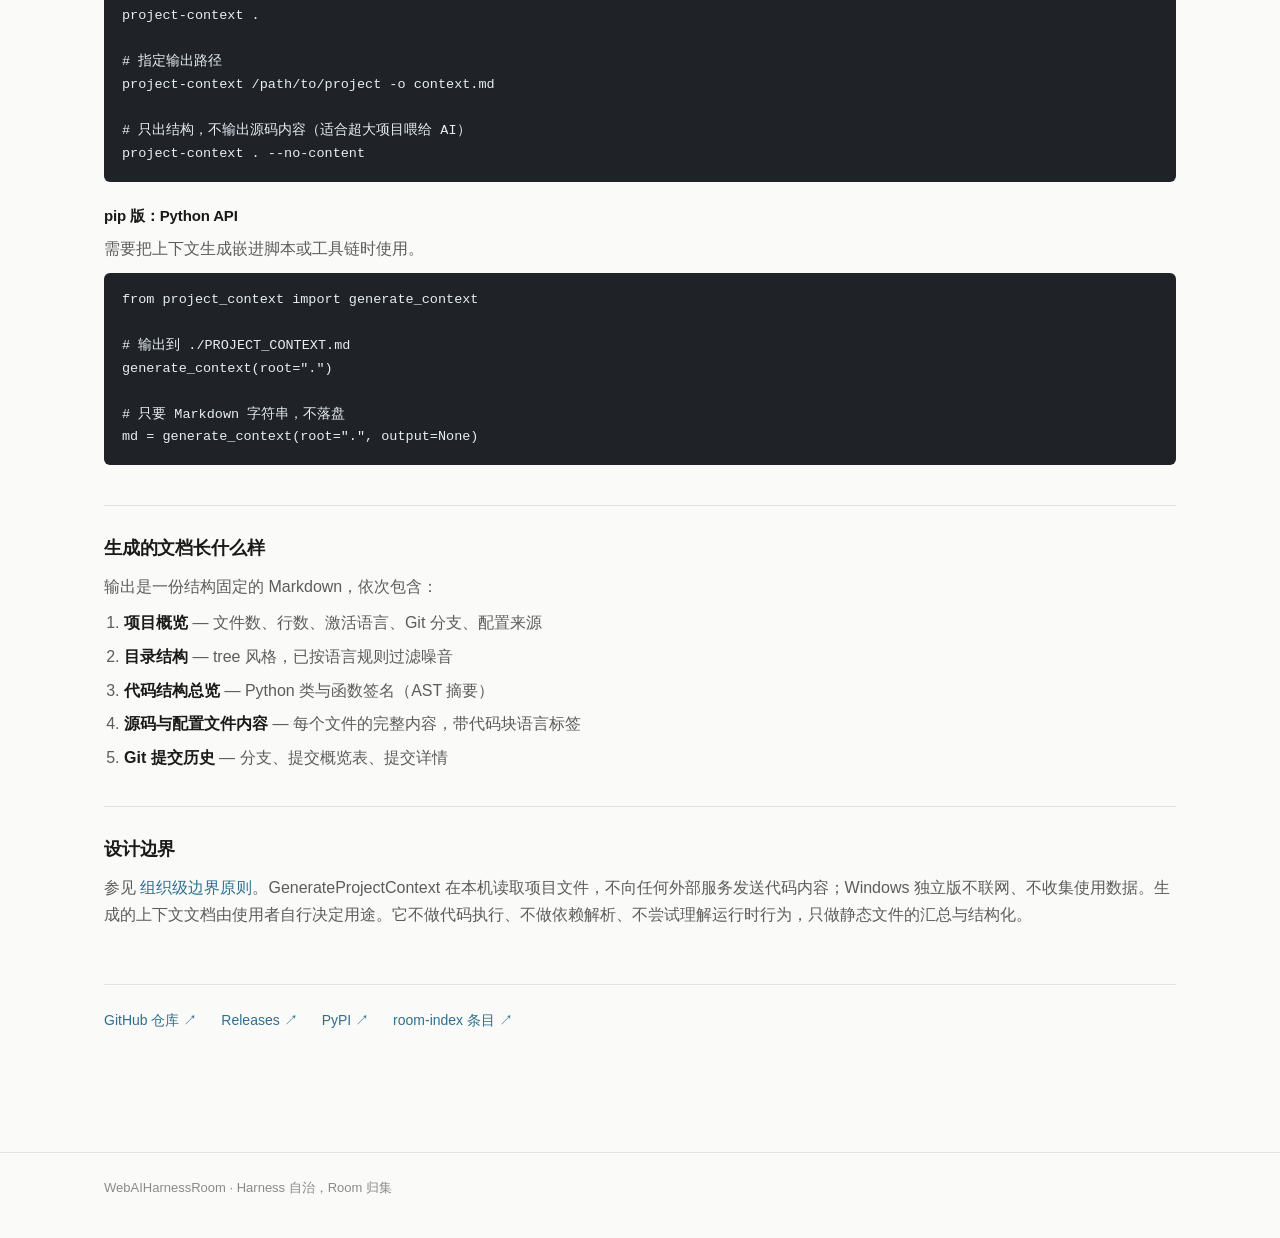
<file: harness/generate-project-context/index.html>
<!DOCTYPE html>
<html lang="zh-CN" data-base="../../">
<head>
  <meta charset="UTF-8">
  <meta name="viewport" content="width=device-width, initial-scale=1.0">
  <link rel="icon" type="image/png" href="../../assets/img/gpc.png">
  <title>GenerateProjectContext · WebAIHarnessRoom</title>
  <meta name="description" content="把任意代码项目整理成一份 Markdown 上下文文档。提供 Windows 独立版（免 Python，双击即用），也支持 CLI 和 Python API。">
  <link rel="stylesheet" href="../../assets/style.css">
</head>
<body>
  <header class="site-header">
    <div class="container header-inner">
      <a href="../../index.html" class="brand">
        <img src="../../assets/img/wahr.png" alt="" class="brand-icon" width="26" height="26">
        <span>WebAIHarnessRoom</span>
      </a>
      <nav class="site-nav">
        <a href="../../index.html">门厅</a>
        <a href="../../index/index.html">索引</a>
        <a href="../../about/index.html">理念</a>
        <a href="../../contributing/index.html">贡献</a>
        <a href="https://github.com/WebAIHarnessRoom" target="_blank" rel="noopener">GitHub ↗</a>
      </nav>
    </div>
  </header>

  <main class="container detail-page" data-harness-id="generate-project-context">
    <header class="detail-head">
      <div class="detail-title-row">
        <img src="../../assets/img/gpc.png" alt="" class="detail-icon" width="40" height="40">
        <h1>GenerateProjectContext</h1>
        <span class="badge" data-field="status"></span>
        <span class="badge badge-platform">Windows 独立版</span>
      </div>
      <p class="detail-meta">
        <span data-field="target_web_ai">通用</span>
        <span class="sep">·</span>
        <span data-field="language">Python</span>
        <span class="sep">·</span>
        <span data-field="license">MIT</span>
        <span class="sep">·</span>
        <span data-field="version">v0.1.0</span>
        <span class="sep">·</span>
        最后验证 <span data-field="last_verified">2026-10-28</span>
      </p>
      <p class="detail-tagline">把任意代码项目整理成一份 Markdown 上下文文档<br>——用于人工快速理解项目，也用于给 AI 提供完整工程上下文。</p>
      <div class="detail-actions">
        <a href="https://github.com/WebAIHarnessRoom/GenerateProjectContext/releases/latest" target="_blank" rel="noopener" class="btn-primary">下载 Windows 独立版</a>
        <a href="#quickstart" class="btn-secondary">其他使用方式</a>
      </div>
    </header>

    <section class="prose-section">
      <h2>它做什么</h2>
      <p>GenerateProjectContext 扫描一个代码项目，把目录结构、代码签名、源码、配置和 Git 历史整理成一份结构化的 <code>PROJECT_CONTEXT.md</code>。这份文档既方便人快速浏览项目全貌，也可以直接喂给 AI，省去反复解释工程背景的成本。</p>
      <p>它不做代码生成，不做静态分析报告，也不替代 IDE。它只做一件事：把项目的“上下文”提取出来，变成一份可读、可携带、可投喂的 Markdown 文档。</p>
    </section>

    <section class="prose-section video-section">
      <h2>演示视频 <span class="badge badge-platform">B站</span></h2>
      <p class="video-note">点击封面在页面内播放，或前往 B 站观看原视频。</p>

      <div class="video-embed" data-bvid="BV1ov436wEbv">
        <button class="video-poster" type="button" aria-label="播放 GenerateProjectContext 演示视频">
          <img src="../../assets/img/video-gpc.jpg" alt="GenerateProjectContext 演示视频封面" loading="lazy">
          <span class="video-play" aria-hidden="true">▶</span>
        </button>
      </div>

      <p class="video-fallback">
        无法播放？<a href="https://www.bilibili.com/video/BV1ov436wEbv" target="_blank" rel="noopener">在 B 站打开 ↗</a>
      </p>
    </section>

    <section class="prose-section">
      <h2>特性</h2>
      <ul class="feature-grid">
        <li>
          <strong>Windows 零依赖独立版</strong>
          <span>最新发布版提供免安装 Python 的 Windows 可执行文件，双击即可运行，不需要配置任何开发环境。</span>
        </li>
        <li>
          <strong>语言感知降噪</strong>
          <span>自动识别项目语言，只应用相关语言的忽略规则，不把 <code>node_modules</code> 和 <code>__pycache__</code> 混在一起处理。</span>
        </li>
        <li>
          <strong>双执行模式</strong>
          <span>图形界面与 CLI 行为一致，不碰终端的人用桌面应用，脚本化场景用命令行，输出结果相同。</span>
        </li>
        <li>
          <strong>AST 代码结构摘要</strong>
          <span>从 Python 源码提取类与函数签名，生成结构总览，不必在源码里逐文件翻找。</span>
        </li>
        <li>
          <strong>Git 历史汇总</strong>
          <span>输出当前分支、最新提交、提交概览和变更文件清单，让上下文带上时间维度。</span>
        </li>
        <li>
          <strong>高度可配置</strong>
          <span>通用配置与语言级配置分层合并，<code>--dump-config</code> 可打印最终生效配置及其来源。</span>
        </li>
        <li>
          <strong>零强制依赖（pip 版）</strong>
          <span>核心 CLI 只用标准库（Python 3.9/3.10 需 <code>tomli</code>），不引入第三方包。</span>
        </li>
      </ul>
    </section>

    <section class="prose-section">
      <h2>安装</h2>

      <h3>Windows 独立版（推荐）</h3>
      <p>从 GitHub Releases 下载最新的 Windows 可执行文件，双击运行，无需安装 Python、无需管理员权限。</p>
      <div class="download-block">
        <a href="https://github.com/WebAIHarnessRoom/GenerateProjectContext/releases/latest" target="_blank" rel="noopener" class="btn-primary">前往 Releases 下载 →</a>
        <p class="install-note">下载后建议核对 Release 页面提供的 SHA-256 校验值。首次运行可能触发 Windows SmartScreen 提示，这是因为可执行文件尚未使用商业代码签名，属于正常现象。</p>
      </div>

      <h3>pip 安装（开发者 / 脚本集成）</h3>
      <p>需要 <strong>Python 3.9+</strong>。适合需要把 GenerateProjectContext 嵌入 Python 脚本、CI 流水线或非 Windows 环境的场景。</p>
      <div class="install-options">
        <div class="install-option">
          <h3>核心 CLI</h3>
          <pre class="code-block"><code>pip install project-context</code></pre>
          <p class="install-note">安装后获得 <code>project-context</code> 命令。</p>
        </div>
        <div class="install-option">
          <h3>含图形界面（非 Windows 独立版时）</h3>
          <pre class="code-block"><code>pip install "project-context[gui]"</code></pre>
          <p class="install-note">额外安装 PySide6，提供 <code>project-context-gui</code> 命令。</p>
        </div>
        <div class="install-option">
          <h3>从源码安装（开发）</h3>
          <pre class="code-block"><code>git clone https://github.com/WebAIHarnessRoom/GenerateProjectContext.git
cd GenerateProjectContext
pip install -e ".[dev,gui]"</code></pre>
        </div>
      </div>
    </section>

    <section class="prose-section compare-section">
      <h2>独立版 vs pip 版</h2>
      <table class="compare-table">
        <thead>
          <tr><th></th><th>Windows 独立版</th><th>pip 版</th></tr>
        </thead>
        <tbody>
          <tr><td>前置条件</td><td>无，双击即用</td><td>需要 Python 3.9+</td></tr>
          <tr><td>主要使用方式</td><td>图形界面</td><td>CLI / Python API</td></tr>
          <tr><td>适合场景</td><td>直接使用、不碰终端</td><td>脚本集成、CI、跨平台</td></tr>
          <tr><td>更新方式</td><td>重新下载 Release</td><td><code>pip install -U</code></td></tr>
          <tr><td>体积</td><td>较大（打包运行时）</td><td>较小（依赖系统 Python）</td></tr>
        </tbody>
      </table>
    </section>

    <section class="prose-section" id="quickstart">
      <h2>快速开始</h2>

      <h3>Windows 独立版：桌面应用</h3>
      <p>打开下载的可执行文件 → 选择项目文件夹 → 点击“开始生成” → 生成的 <code>PROJECT_CONTEXT.md</code> 默认落在项目目录下。整个过程不需要输入任何命令。</p>

      <h3>pip 版：命令行</h3>
      <p>最常用的脚本化方式：进入项目目录，跑一条命令。</p>
      <pre class="code-block"><code># 分析当前目录，输出到 ./PROJECT_CONTEXT.md
project-context .

# 指定输出路径
project-context /path/to/project -o context.md

# 只出结构，不输出源码内容（适合超大项目喂给 AI）
project-context . --no-content</code></pre>

      <h3>pip 版：Python API</h3>
      <p>需要把上下文生成嵌进脚本或工具链时使用。</p>
      <pre class="code-block"><code>from project_context import generate_context

# 输出到 ./PROJECT_CONTEXT.md
generate_context(root=".")

# 只要 Markdown 字符串，不落盘
md = generate_context(root=".", output=None)</code></pre>
    </section>

    <section class="prose-section">
      <h2>生成的文档长什么样</h2>
      <p>输出是一份结构固定的 Markdown，依次包含：</p>
      <ol class="output-structure">
        <li><strong>项目概览</strong> — 文件数、行数、激活语言、Git 分支、配置来源</li>
        <li><strong>目录结构</strong> — tree 风格，已按语言规则过滤噪音</li>
        <li><strong>代码结构总览</strong> — Python 类与函数签名（AST 摘要）</li>
        <li><strong>源码与配置文件内容</strong> — 每个文件的完整内容，带代码块语言标签</li>
        <li><strong>Git 提交历史</strong> — 分支、提交概览表、提交详情</li>
      </ol>
    </section>

    <section class="prose-section">
      <h2>设计边界</h2>
      <p>参见 <a href="../../about/index.html#boundary">组织级边界原则</a>。GenerateProjectContext 在本机读取项目文件，不向任何外部服务发送代码内容；Windows 独立版不联网、不收集使用数据。生成的上下文文档由使用者自行决定用途。它不做代码执行、不做依赖解析、不尝试理解运行时行为，只做静态文件的汇总与结构化。</p>
    </section>

    <footer class="detail-footer">
      <a href="https://github.com/WebAIHarnessRoom/GenerateProjectContext" target="_blank" rel="noopener">GitHub 仓库 ↗</a>
      <a href="https://github.com/WebAIHarnessRoom/GenerateProjectContext/releases/latest" target="_blank" rel="noopener">Releases ↗</a>
      <a href="https://pypi.org/project/project-context/" target="_blank" rel="noopener">PyPI ↗</a>
      <a href="https://github.com/WebAIHarnessRoom/room-index" target="_blank" rel="noopener">room-index 条目 ↗</a>
    </footer>
  </main>

  <footer class="site-footer">
    <div class="container"><p>WebAIHarnessRoom · Harness 自治，Room 归集</p></div>
  </footer>

  <script src="../../assets/data.js"></script>
  <script src="../../assets/app.js"></script>
</body>
</html>
</file>
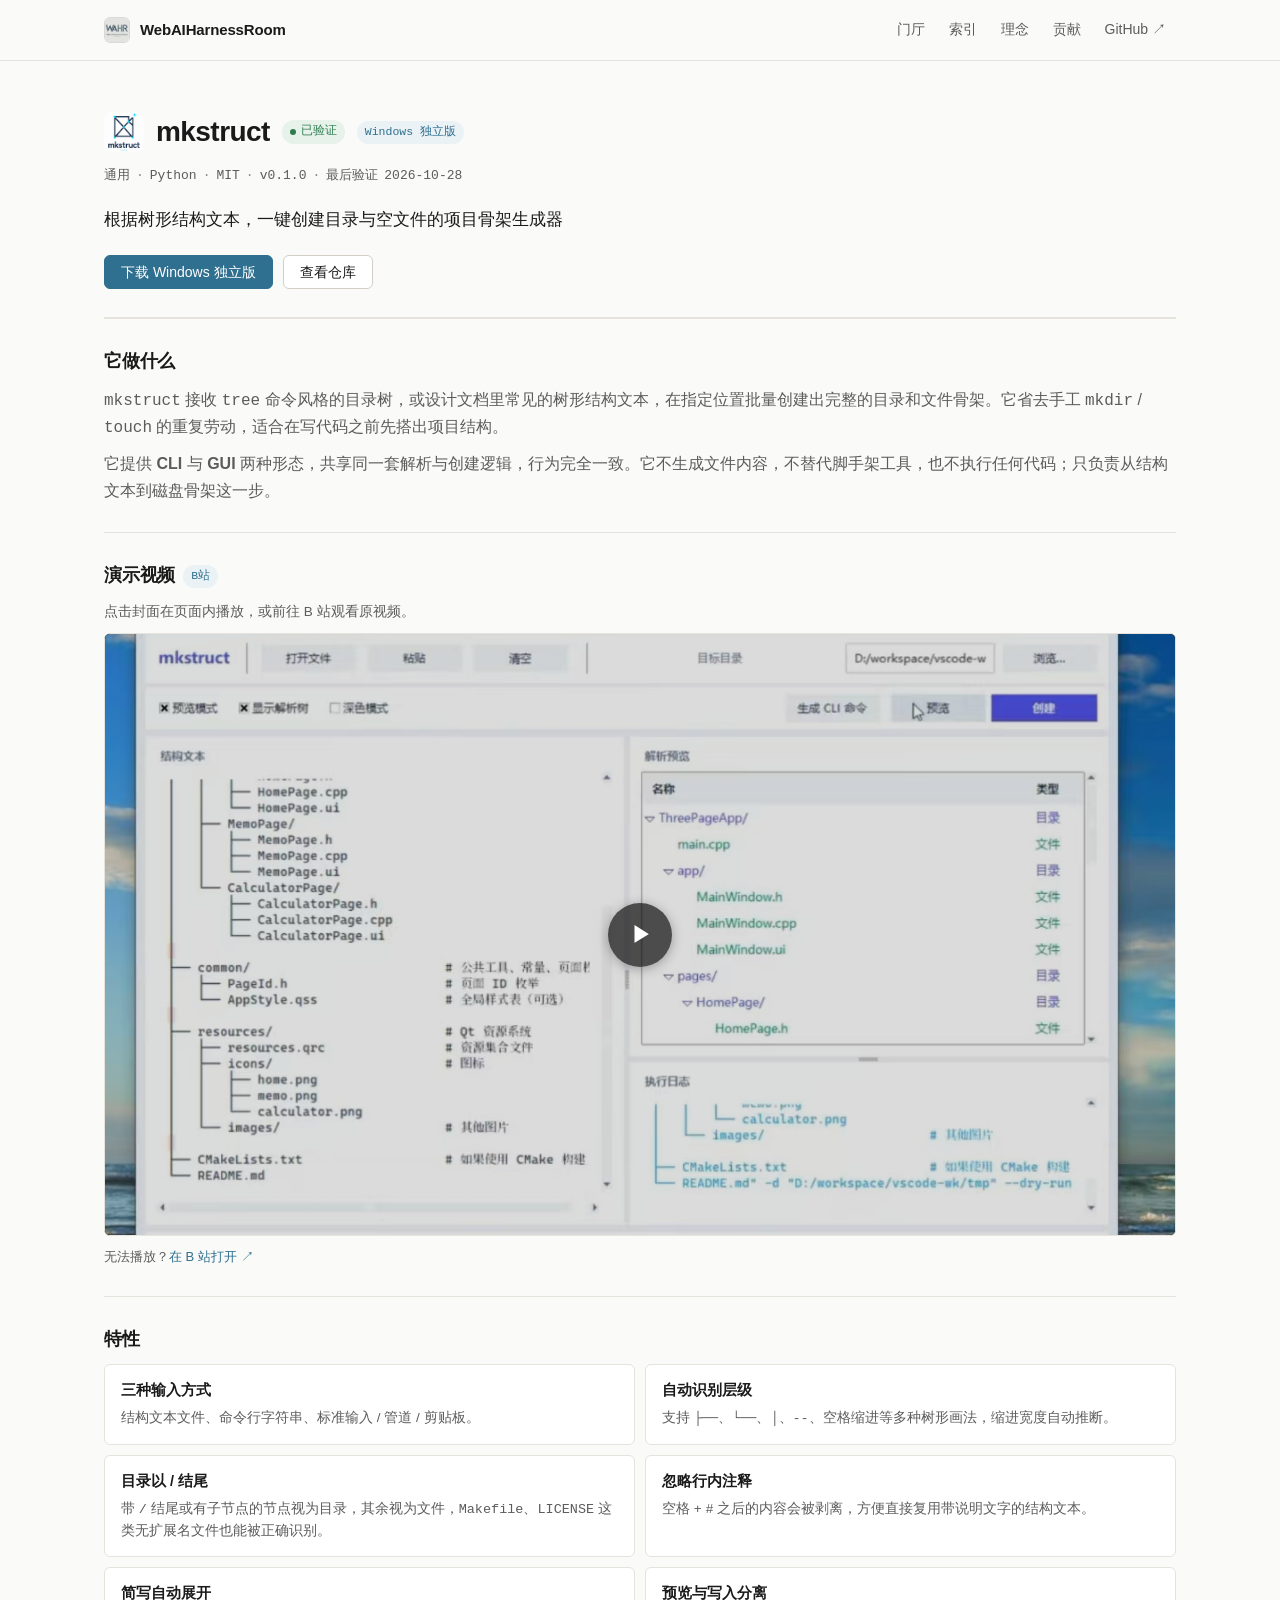
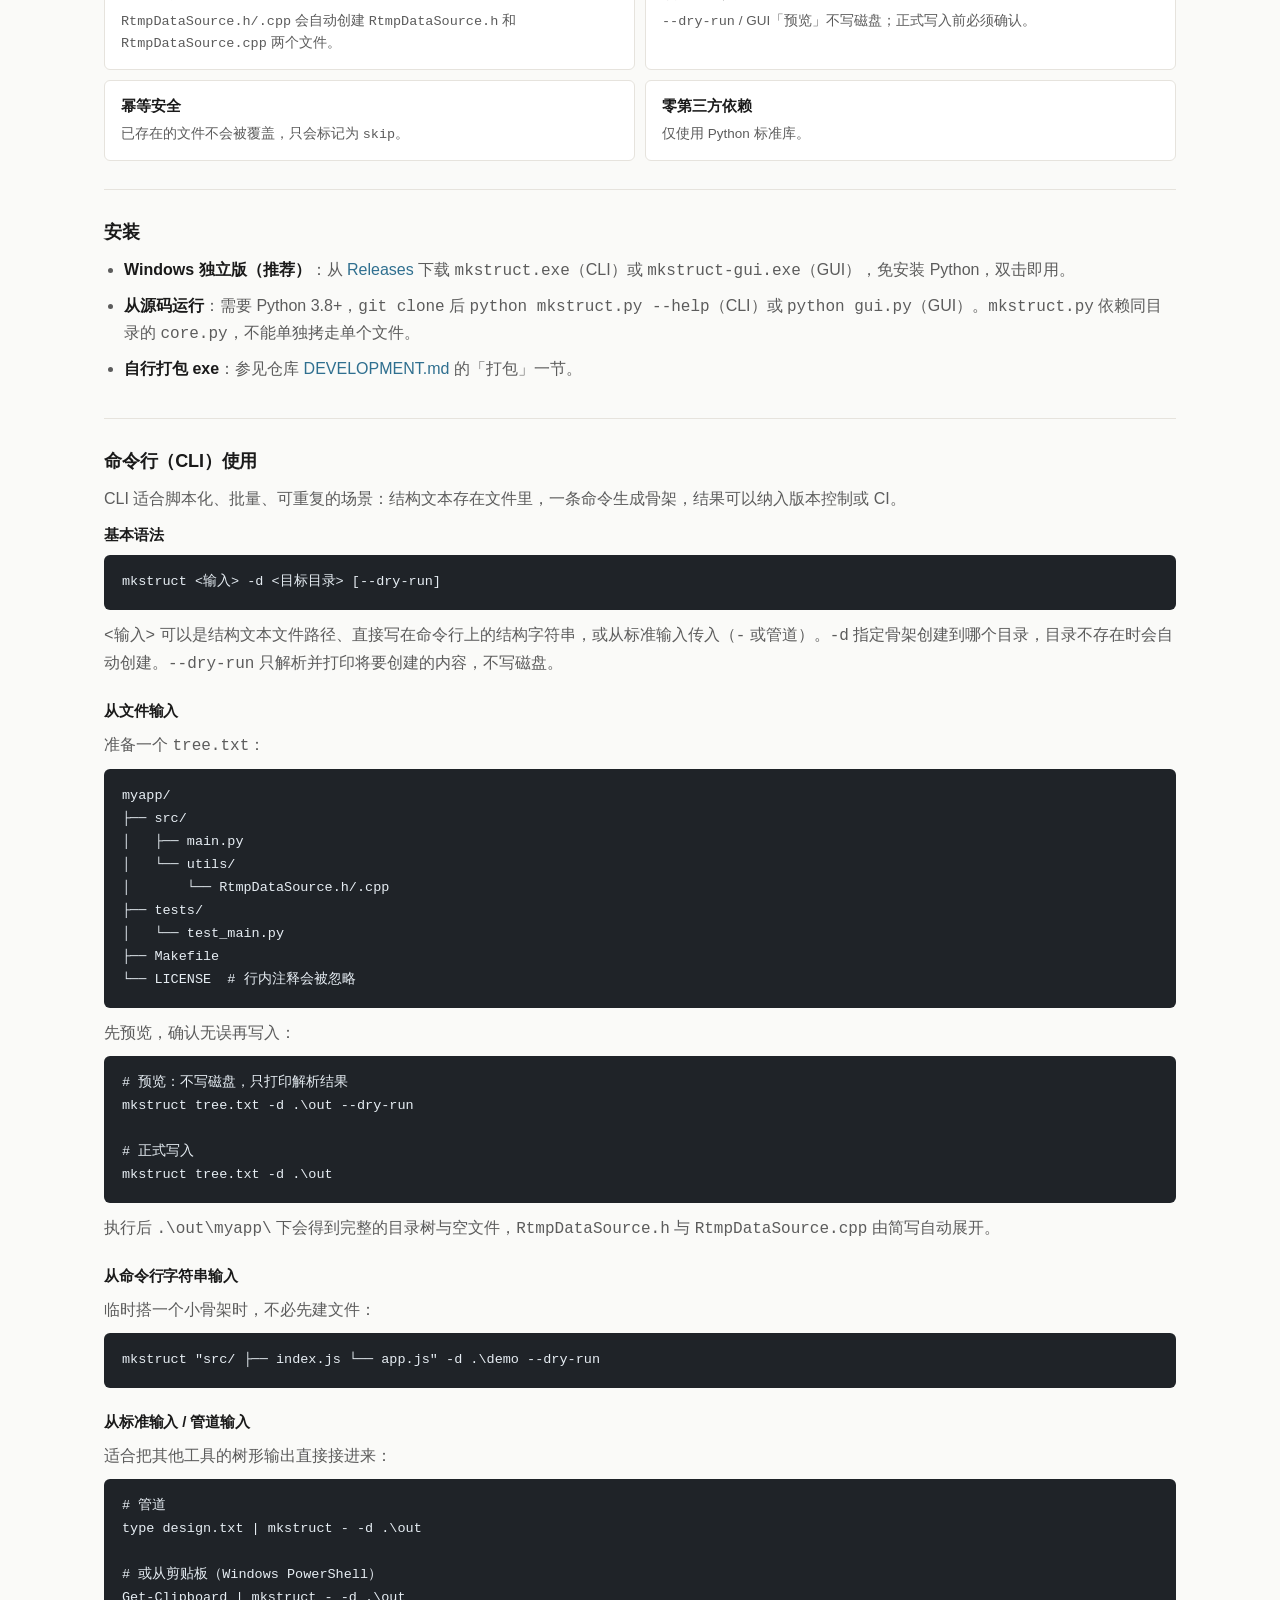
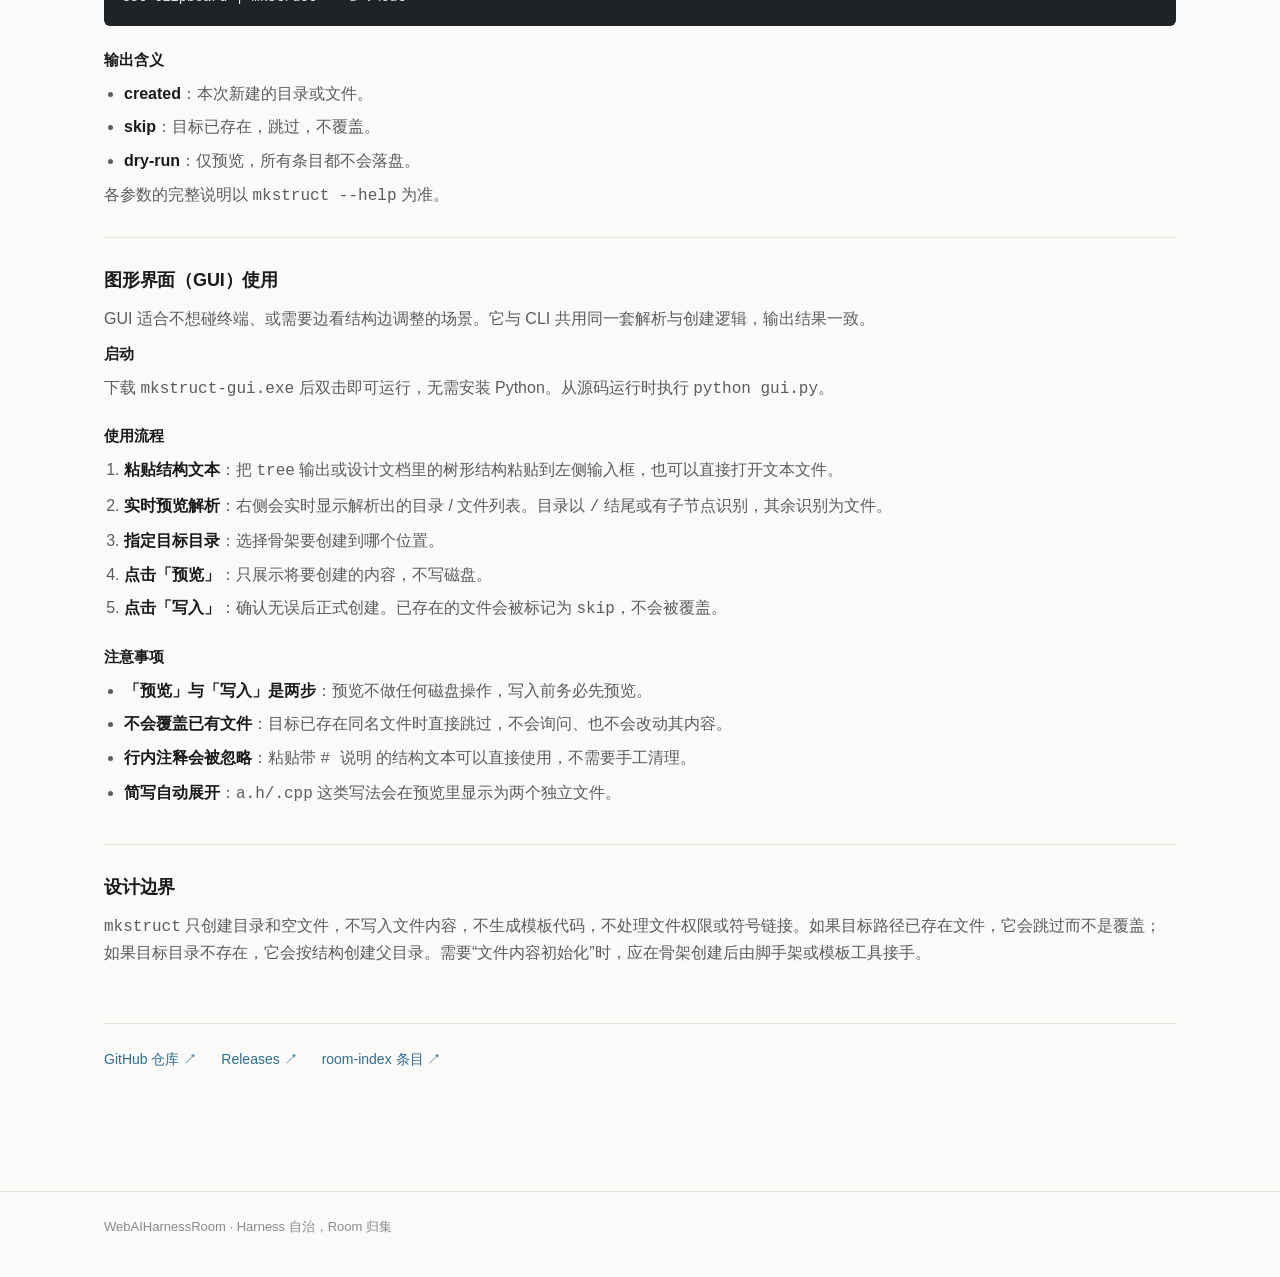
<file: harness/mkstruct/index.html>
<!DOCTYPE html>
<html lang="zh-CN" data-base="../../">
<head>
  <meta charset="UTF-8">
  <meta name="viewport" content="width=device-width, initial-scale=1.0">
  <link rel="icon" type="image/png" href="../../assets/img/mkstruct.png">
  <title>mkstruct · WebAIHarnessRoom</title>
  <meta name="description" content="根据树形结构文本，一键创建目录与空文件的项目骨架生成器。提供 CLI 与 GUI 两种形态。">
  <link rel="stylesheet" href="../../assets/style.css">
</head>
<body>
  <header class="site-header">
    <div class="container header-inner">
      <a href="../../index.html" class="brand">
        <img src="../../assets/img/wahr.png" alt="" class="brand-icon" width="26" height="26">
        <span>WebAIHarnessRoom</span>
      </a>
      <nav class="site-nav">
        <a href="../../index.html">门厅</a>
        <a href="../../index/index.html">索引</a>
        <a href="../../about/index.html">理念</a>
        <a href="../../contributing/index.html">贡献</a>
        <a href="https://github.com/WebAIHarnessRoom" target="_blank" rel="noopener">GitHub ↗</a>
      </nav>
    </div>
  </header>

  <main class="container detail-page" data-harness-id="mkstruct">
    <header class="detail-head">
      <div class="detail-title-row">
        <img src="../../assets/img/mkstruct.png" alt="" class="detail-icon" width="40" height="40"
             onerror="this.onerror=null;this.src='../../assets/img/wahr.png';">
        <h1>mkstruct</h1>
        <span class="badge" data-field="status"></span>
        <span class="badge badge-platform">Windows 独立版</span>
      </div>
      <p class="detail-meta">
        <span data-field="target_web_ai">通用</span>
        <span class="sep">·</span>
        <span data-field="language">Python</span>
        <span class="sep">·</span>
        <span data-field="license">MIT</span>
        <span class="sep">·</span>
        <span data-field="version">v0.1.0</span>
        <span class="sep">·</span>
        最后验证 <span data-field="last_verified">2026-10-28</span>
      </p>
      <p class="detail-tagline">根据树形结构文本，一键创建目录与空文件的项目骨架生成器</p>
      <div class="detail-actions">
        <a href="https://github.com/WebAIHarnessRoom/mkstruct/releases" target="_blank" rel="noopener" class="btn-primary">下载 Windows 独立版</a>
        <a href="https://github.com/WebAIHarnessRoom/mkstruct" target="_blank" rel="noopener" class="btn-secondary">查看仓库</a>
      </div>
    </header>

    <section class="prose-section">
      <h2>它做什么</h2>
      <p><code>mkstruct</code> 接收 <code>tree</code> 命令风格的目录树，或设计文档里常见的树形结构文本，在指定位置批量创建出完整的目录和文件骨架。它省去手工 <code>mkdir</code> / <code>touch</code> 的重复劳动，适合在写代码之前先搭出项目结构。</p>
      <p>它提供 <strong>CLI</strong> 与 <strong>GUI</strong> 两种形态，共享同一套解析与创建逻辑，行为完全一致。它不生成文件内容，不替代脚手架工具，也不执行任何代码；只负责从结构文本到磁盘骨架这一步。</p>
    </section>

    <section class="prose-section video-section">
      <h2>演示视频 <span class="badge badge-platform">B站</span></h2>
      <p class="video-note">点击封面在页面内播放，或前往 B 站观看原视频。</p>

      <div class="video-embed" data-bvid="BV1f8436vEJf">
        <button class="video-poster" type="button" aria-label="播放 mkstruct 演示视频">
          <img src="../../assets/img/video-mkstruct.jpg" alt="mkstruct 演示视频封面" loading="lazy">
          <span class="video-play" aria-hidden="true">▶</span>
        </button>
      </div>

      <p class="video-fallback">
        无法播放？<a href="https://www.bilibili.com/video/BV1f8436vEJf" target="_blank" rel="noopener">在 B 站打开 ↗</a>
      </p>
    </section>

    <section class="prose-section">
      <h2>特性</h2>
      <ul class="feature-grid">
        <li>
          <strong>三种输入方式</strong>
          <span>结构文本文件、命令行字符串、标准输入 / 管道 / 剪贴板。</span>
        </li>
        <li>
          <strong>自动识别层级</strong>
          <span>支持 <code>├──</code>、<code>└──</code>、<code>│</code>、<code>--</code>、空格缩进等多种树形画法，缩进宽度自动推断。</span>
        </li>
        <li>
          <strong>目录以 / 结尾</strong>
          <span>带 <code>/</code> 结尾或有子节点的节点视为目录，其余视为文件，<code>Makefile</code>、<code>LICENSE</code> 这类无扩展名文件也能被正确识别。</span>
        </li>
        <li>
          <strong>忽略行内注释</strong>
          <span>空格 + <code>#</code> 之后的内容会被剥离，方便直接复用带说明文字的结构文本。</span>
        </li>
        <li>
          <strong>简写自动展开</strong>
          <span><code>RtmpDataSource.h/.cpp</code> 会自动创建 <code>RtmpDataSource.h</code> 和 <code>RtmpDataSource.cpp</code> 两个文件。</span>
        </li>
        <li>
          <strong>预览与写入分离</strong>
          <span><code>--dry-run</code> / GUI「预览」不写磁盘；正式写入前必须确认。</span>
        </li>
        <li>
          <strong>幂等安全</strong>
          <span>已存在的文件不会被覆盖，只会标记为 <code>skip</code>。</span>
        </li>
        <li>
          <strong>零第三方依赖</strong>
          <span>仅使用 Python 标准库。</span>
        </li>
      </ul>
    </section>

    <section class="prose-section">
      <h2>安装</h2>
      <ul class="output-structure">
        <li><strong>Windows 独立版（推荐）</strong>：从 <a href="https://github.com/WebAIHarnessRoom/mkstruct/releases" target="_blank" rel="noopener">Releases</a> 下载 <code>mkstruct.exe</code>（CLI）或 <code>mkstruct-gui.exe</code>（GUI），免安装 Python，双击即用。</li>
        <li><strong>从源码运行</strong>：需要 Python 3.8+，<code>git clone</code> 后 <code>python mkstruct.py --help</code>（CLI）或 <code>python gui.py</code>（GUI）。<code>mkstruct.py</code> 依赖同目录的 <code>core.py</code>，不能单独拷走单个文件。</li>
        <li><strong>自行打包 exe</strong>：参见仓库 <a href="https://github.com/WebAIHarnessRoom/mkstruct/blob/master/DEVELOPMENT.md" target="_blank" rel="noopener">DEVELOPMENT.md</a> 的「打包」一节。</li>
      </ul>
    </section>

    <section class="prose-section" id="cli">
      <h2>命令行（CLI）使用</h2>
      <p>CLI 适合脚本化、批量、可重复的场景：结构文本存在文件里，一条命令生成骨架，结果可以纳入版本控制或 CI。</p>

      <h3>基本语法</h3>
      <pre class="code-block"><code>mkstruct &lt;输入&gt; -d &lt;目标目录&gt; [--dry-run]</code></pre>
      <p><code>&lt;输入&gt;</code> 可以是结构文本文件路径、直接写在命令行上的结构字符串，或从标准输入传入（<code>-</code> 或管道）。<code>-d</code> 指定骨架创建到哪个目录，目录不存在时会自动创建。<code>--dry-run</code> 只解析并打印将要创建的内容，不写磁盘。</p>

      <h3>从文件输入</h3>
      <p>准备一个 <code>tree.txt</code>：</p>
      <pre class="code-block"><code>myapp/
├── src/
│   ├── main.py
│   └── utils/
│       └── RtmpDataSource.h/.cpp
├── tests/
│   └── test_main.py
├── Makefile
└── LICENSE  # 行内注释会被忽略</code></pre>
      <p>先预览，确认无误再写入：</p>
      <pre class="code-block"><code># 预览：不写磁盘，只打印解析结果
mkstruct tree.txt -d .\out --dry-run

# 正式写入
mkstruct tree.txt -d .\out</code></pre>
      <p>执行后 <code>.\out\myapp\</code> 下会得到完整的目录树与空文件，<code>RtmpDataSource.h</code> 与 <code>RtmpDataSource.cpp</code> 由简写自动展开。</p>

      <h3>从命令行字符串输入</h3>
      <p>临时搭一个小骨架时，不必先建文件：</p>
      <pre class="code-block"><code>mkstruct "src/ ├── index.js └── app.js" -d .\demo --dry-run</code></pre>

      <h3>从标准输入 / 管道输入</h3>
      <p>适合把其他工具的树形输出直接接进来：</p>
      <pre class="code-block"><code># 管道
type design.txt | mkstruct - -d .\out

# 或从剪贴板（Windows PowerShell）
Get-Clipboard | mkstruct - -d .\out</code></pre>

      <h3>输出含义</h3>
      <ul class="output-structure">
        <li><strong>created</strong>：本次新建的目录或文件。</li>
        <li><strong>skip</strong>：目标已存在，跳过，不覆盖。</li>
        <li><strong>dry-run</strong>：仅预览，所有条目都不会落盘。</li>
      </ul>
      <p>各参数的完整说明以 <code>mkstruct --help</code> 为准。</p>
    </section>

    <section class="prose-section" id="gui">
      <h2>图形界面（GUI）使用</h2>
      <p>GUI 适合不想碰终端、或需要边看结构边调整的场景。它与 CLI 共用同一套解析与创建逻辑，输出结果一致。</p>

      <h3>启动</h3>
      <p>下载 <code>mkstruct-gui.exe</code> 后双击即可运行，无需安装 Python。从源码运行时执行 <code>python gui.py</code>。</p>

      <h3>使用流程</h3>
      <ol class="output-structure">
        <li><strong>粘贴结构文本</strong>：把 <code>tree</code> 输出或设计文档里的树形结构粘贴到左侧输入框，也可以直接打开文本文件。</li>
        <li><strong>实时预览解析</strong>：右侧会实时显示解析出的目录 / 文件列表。目录以 <code>/</code> 结尾或有子节点识别，其余识别为文件。</li>
        <li><strong>指定目标目录</strong>：选择骨架要创建到哪个位置。</li>
        <li><strong>点击「预览」</strong>：只展示将要创建的内容，不写磁盘。</li>
        <li><strong>点击「写入」</strong>：确认无误后正式创建。已存在的文件会被标记为 <code>skip</code>，不会被覆盖。</li>
      </ol>

      <h3>注意事项</h3>
      <ul class="output-structure">
        <li><strong>「预览」与「写入」是两步</strong>：预览不做任何磁盘操作，写入前务必先预览。</li>
        <li><strong>不会覆盖已有文件</strong>：目标已存在同名文件时直接跳过，不会询问、也不会改动其内容。</li>
        <li><strong>行内注释会被忽略</strong>：粘贴带 <code># 说明</code> 的结构文本可以直接使用，不需要手工清理。</li>
        <li><strong>简写自动展开</strong>：<code>a.h/.cpp</code> 这类写法会在预览里显示为两个独立文件。</li>
      </ul>
    </section>

    <section class="prose-section">
      <h2>设计边界</h2>
      <p><code>mkstruct</code> 只创建目录和空文件，不写入文件内容，不生成模板代码，不处理文件权限或符号链接。如果目标路径已存在文件，它会跳过而不是覆盖；如果目标目录不存在，它会按结构创建父目录。需要“文件内容初始化”时，应在骨架创建后由脚手架或模板工具接手。</p>
    </section>

    <footer class="detail-footer">
      <a href="https://github.com/WebAIHarnessRoom/mkstruct" target="_blank" rel="noopener">GitHub 仓库 ↗</a>
      <a href="https://github.com/WebAIHarnessRoom/mkstruct/releases" target="_blank" rel="noopener">Releases ↗</a>
      <a href="https://github.com/WebAIHarnessRoom/room-index" target="_blank" rel="noopener">room-index 条目 ↗</a>
    </footer>
  </main>

  <footer class="site-footer">
    <div class="container"><p>WebAIHarnessRoom · Harness 自治，Room 归集</p></div>
  </footer>

  <script src="../../assets/data.js"></script>
  <script src="../../assets/app.js"></script>
</body>
</html>
</file>
<file: assets/style.css>
/* ===== Tokens ===== */
:root {
  --bg: #FAFAF8;
  --surface: #FFFFFF;
  --text: #1A1A1A;
  --text-muted: #5C5C5C;
  --text-faint: #8A8A8A;
  --border: #E6E3DD;
  --border-strong: #D2CEC6;
  --accent: #2F6F8F;
  --accent-hover: #245A75;
  --accent-soft: #EAF2F6;
  --status-verified: #2E7D4F;
  --status-verified-bg: #E7F2EB;
  --status-pending: #9A6B00;
  --status-pending-bg: #FBF1DD;
  --status-experimental: #4F6070;
  --status-experimental-bg: #E9EDF0;
  --mono: ui-monospace, SFMono-Regular, "SF Mono", Menlo, Consolas, "Liberation Mono", monospace;
  --sans: -apple-system, BlinkMacSystemFont, "Segoe UI", "PingFang SC", "Hiragino Sans GB", "Microsoft YaHei", Roboto, "Helvetica Neue", Arial, sans-serif;
  --max-width: 1120px;
  --radius: 6px;
}

/* ===== Reset ===== */
*, *::before, *::after { box-sizing: border-box; }
html { -webkit-text-size-adjust: 100%; }
body {
  margin: 0;
  background: var(--bg);
  color: var(--text);
  font-family: var(--sans);
  font-size: 16px;
  line-height: 1.65;
  -webkit-font-smoothing: antialiased;
}
a { color: var(--accent); text-decoration: none; }
a:hover { color: var(--accent-hover); text-decoration: underline; text-underline-offset: 2px; }
code { font-family: var(--mono); }

.container {
  max-width: var(--max-width);
  margin: 0 auto;
  padding: 0 24px;
}

/* ===== Header ===== */
.site-header { border-bottom: 1px solid var(--border); background: var(--bg); }
.header-inner {
  display: flex;
  align-items: center;
  justify-content: space-between;
  height: 60px;
  gap: 24px;
}
.brand {
  font-weight: 600;
  font-size: 15px;
  color: var(--text);
  letter-spacing: -0.01em;
}
.brand:hover { color: var(--text); text-decoration: none; }
.site-nav { display: flex; align-items: center; gap: 4px; font-size: 14px; }
.site-nav a {
  color: var(--text-muted);
  padding: 6px 10px;
  border-radius: var(--radius);
}
.site-nav a:hover { color: var(--text); background: rgba(0,0,0,0.035); text-decoration: none; }
.site-nav a[aria-current="page"] { color: var(--text); font-weight: 500; }

/* ===== Hero ===== */
.hero { padding: 56px 0 32px; }
.hero h1 {
  font-size: 30px;
  line-height: 1.3;
  letter-spacing: -0.02em;
  margin: 0 0 8px;
  font-weight: 650;
}
.hero-sub { margin: 0; color: var(--text-muted); font-size: 16px; max-width: 640px; }

/* ===== Status bar ===== */
.status-bar {
  display: grid;
  grid-template-columns: repeat(3, 1fr);
  border: 1px solid var(--border);
  border-radius: var(--radius);
  background: var(--surface);
  margin-bottom: 40px;
  overflow: hidden;
}
.status-item { padding: 16px 20px; border-right: 1px solid var(--border); }
.status-item:last-child { border-right: none; }
.status-value {
  font-family: var(--mono);
  font-size: 20px;
  font-weight: 600;
  color: var(--text);
  display: block;
  line-height: 1.2;
}
.status-label {
  font-size: 12px;
  color: var(--text-faint);
  text-transform: uppercase;
  letter-spacing: 0.06em;
  display: block;
  margin-top: 4px;
}

/* ===== Prose section ===== */
.prose-section { padding: 28px 0; border-top: 1px solid var(--border); }
.prose-section h2 { font-size: 18px; font-weight: 600; margin: 0 0 10px; letter-spacing: -0.01em; }
.prose-section p { margin: 0 0 10px; color: var(--text-muted); }
.prose-section p:last-child { margin-bottom: 0; }

/* ===== Harness card ===== */
.home-cards { display: grid; gap: 12px; margin-bottom: 8px; }
.harness-card {
  display: block;
  padding: 18px 20px;
  background: var(--surface);
  border: 1px solid var(--border);
  border-radius: var(--radius);
  color: var(--text);
  transition: border-color 0.15s;
}
.harness-card:hover { border-color: var(--border-strong); text-decoration: none; color: var(--text); }
.harness-card-head {
  display: flex;
  align-items: center;
  justify-content: space-between;
  gap: 12px;
  margin-bottom: 6px;
}
.harness-card-name { font-weight: 600; font-size: 16px; }
.harness-card-meta {
  font-family: var(--mono);
  font-size: 12.5px;
  color: var(--text-faint);
  display: flex;
  gap: 10px;
  margin-bottom: 8px;
}
.harness-card-tagline { color: var(--text-muted); font-size: 14.5px; margin: 0 0 10px; }
.harness-card-link { font-size: 13.5px; color: var(--accent); }
.harness-card:hover .harness-card-link { color: var(--accent-hover); }

/* ===== Badges ===== */
.badge {
  display: inline-flex;
  align-items: center;
  gap: 5px;
  font-size: 12px;
  font-family: var(--mono);
  padding: 2px 8px;
  border-radius: 999px;
  white-space: nowrap;
  font-weight: 500;
}
.badge::before { content: ""; width: 6px; height: 6px; border-radius: 50%; background: currentColor; }
.badge-verified { color: var(--status-verified); background: var(--status-verified-bg); }
.badge-pending { color: var(--status-pending); background: var(--status-pending-bg); }
.badge-experimental { color: var(--status-experimental); background: var(--status-experimental-bg); }

/* ===== Quick links ===== */
.quick-links { display: grid; grid-template-columns: repeat(3, 1fr); gap: 12px; padding: 32px 0 56px; }
.quick-link {
  display: flex;
  flex-direction: column;
  gap: 4px;
  padding: 16px 18px;
  background: var(--surface);
  border: 1px solid var(--border);
  border-radius: var(--radius);
  color: var(--text);
}
.quick-link:hover { border-color: var(--border-strong); text-decoration: none; color: var(--text); }
.quick-link-title { font-weight: 550; font-size: 14.5px; }
.quick-link-desc { font-size: 13px; color: var(--text-faint); }

/* ===== Page head ===== */
.page-head { padding: 48px 0 20px; }
.page-head h1 { font-size: 26px; letter-spacing: -0.02em; margin: 0 0 12px; font-weight: 650; }
.status-legend { display: flex; flex-wrap: wrap; align-items: center; gap: 8px; margin: 0; }
.legend-note { font-size: 13px; color: var(--text-faint); }

/* ===== Filters ===== */
.filters { display: flex; gap: 10px; margin-bottom: 16px; flex-wrap: wrap; }
.filters input[type="search"] {
  flex: 1 1 260px;
  padding: 8px 12px;
  border: 1px solid var(--border);
  border-radius: var(--radius);
  background: var(--surface);
  font: inherit;
  font-size: 14px;
  color: var(--text);
}
.filters input[type="search"]:focus,
.filters select:focus { outline: 2px solid var(--accent-soft); border-color: var(--accent); }
.filters select {
  padding: 8px 12px;
  border: 1px solid var(--border);
  border-radius: var(--radius);
  background: var(--surface);
  font: inherit;
  font-size: 14px;
  color: var(--text);
}

/* ===== Index table ===== */
.index-table {
  width: 100%;
  border-collapse: collapse;
  font-size: 14.5px;
  background: var(--surface);
  border: 1px solid var(--border);
  border-radius: var(--radius);
  overflow: hidden;
}
.index-table th {
  text-align: left;
  font-weight: 500;
  font-size: 12px;
  color: var(--text-faint);
  text-transform: uppercase;
  letter-spacing: 0.05em;
  padding: 10px 14px;
  border-bottom: 1px solid var(--border);
  background: #F4F2ED;
}
.index-table td { padding: 12px 14px; border-bottom: 1px solid var(--border); vertical-align: top; }
.index-table tr:last-child td { border-bottom: none; }
.index-table .col-name { font-weight: 550; }
.index-table .col-name a { color: var(--text); }
.index-table .col-date { font-family: var(--mono); font-size: 13px; color: var(--text-muted); white-space: nowrap; }
.index-table .col-desc { color: var(--text-muted); }

/* ===== View toggle ===== */
.view-toggle { display: flex; gap: 4px; justify-content: flex-end; margin-top: 12px; }
.toggle-btn {
  font: inherit;
  font-size: 13px;
  padding: 5px 12px;
  border: 1px solid var(--border);
  background: var(--surface);
  color: var(--text-muted);
  border-radius: var(--radius);
  cursor: pointer;
}
.toggle-btn.active { background: var(--text); color: #fff; border-color: var(--text); }
.empty-state { text-align: center; color: var(--text-faint); padding: 32px 0; font-size: 14px; }
.index-cards { display: grid; gap: 12px; }

/* ===== Detail page ===== */
.detail-page { padding-bottom: 24px; }
.detail-head { padding: 48px 0 28px; border-bottom: 1px solid var(--border); }
.detail-title-row { display: flex; align-items: center; gap: 12px; flex-wrap: wrap; }
.detail-title-row h1 { font-size: 28px; letter-spacing: -0.02em; margin: 0; font-weight: 650; }
.detail-meta {
  font-family: var(--mono);
  font-size: 13px;
  color: var(--text-muted);
  margin: 10px 0 0;
  display: flex;
  flex-wrap: wrap;
  gap: 6px;
  align-items: center;
}
.detail-meta .sep { color: var(--text-faint); }
.detail-tagline { margin: 20px 0 0; font-size: 17px; color: var(--text); max-width: 720px; line-height: 1.55; }
.detail-footer {
  display: flex;
  gap: 24px;
  padding: 24px 0 56px;
  border-top: 1px solid var(--border);
  font-size: 14px;
  margin-top: 28px;
}

/* ===== Code block ===== */
.code-block {
  background: #1F2328;
  color: #E6EDF3;
  font-family: var(--mono);
  font-size: 13.5px;
  line-height: 1.7;
  padding: 16px 18px;
  border-radius: var(--radius);
  overflow-x: auto;
  margin: 0 0 12px;
}
.code-block code { font-family: inherit; }

/* ===== Prose page ===== */
.prose-page { padding: 48px 24px 56px; max-width: 760px; }
.prose-page h1 { font-size: 28px; letter-spacing: -0.02em; margin: 0 0 28px; font-weight: 650; }
.prose-page section { margin-bottom: 36px; }
.prose-page h2 { font-size: 18px; font-weight: 600; margin: 0 0 12px; letter-spacing: -0.01em; }
.prose-page p { color: var(--text-muted); margin: 0 0 10px; }
.principle-list { margin: 0; padding-left: 20px; color: var(--text-muted); }
.principle-list li { margin-bottom: 10px; }
.principle-list strong { color: var(--text); font-weight: 600; }

/* ===== Boundary block ===== */
.boundary-block {
  background: var(--surface);
  border: 1px solid var(--border);
  border-left: 3px solid var(--status-pending);
  border-radius: var(--radius);
  padding: 20px 22px;
}
.boundary-block h2 { color: var(--text); }
.boundary-block p { color: var(--text-muted); }

/* ===== Status definitions ===== */
.status-definitions { margin: 0; }
.status-definitions dt { margin-top: 14px; }
.status-definitions dt:first-child { margin-top: 0; }
.status-definitions dd { margin: 6px 0 0; color: var(--text-muted); font-size: 14.5px; }

/* ===== Field table ===== */
.field-table { width: 100%; border-collapse: collapse; font-size: 14px; margin-top: 12px; }
.field-table th, .field-table td { text-align: left; padding: 8px 12px; border-bottom: 1px solid var(--border); }
.field-table th {
  font-weight: 500;
  font-size: 12px;
  color: var(--text-faint);
  text-transform: uppercase;
  letter-spacing: 0.05em;
}
.field-table code { font-family: var(--mono); font-size: 12.5px; background: #F0EEE9; padding: 1px 5px; border-radius: 3px; }

/* ===== Footer ===== */
.site-footer { border-top: 1px solid var(--border); padding: 24px 0 40px; margin-top: 40px; }
.site-footer p { margin: 0; font-size: 13px; color: var(--text-faint); }

/* ===== Responsive ===== */
@media (max-width: 720px) {
  .header-inner {
    height: auto;
    padding-top: max(20px, env(safe-area-inset-top, 0px));
    padding-bottom: 16px;
    /* 不要写 padding 简写，左右保持 .container 的 24px */
    flex-direction: column;
    align-items: flex-start;
    gap: 12px;
  }
  .site-nav { flex-wrap: wrap; gap: 2px; }
  .site-nav a { padding: 6px 8px; }
  .hero { padding: 44px 0 24px; }
  .hero h1 { font-size: 24px; }
  .status-bar { grid-template-columns: 1fr; }
  .status-item { border-right: none; border-bottom: 1px solid var(--border); }
  .status-item:last-child { border-bottom: none; }
  .quick-links { grid-template-columns: 1fr; }
  .index-table { display: block; overflow-x: auto; white-space: nowrap; }
  .detail-title-row h1 { font-size: 23px; }
}

/* ===== Detail actions ===== */
.detail-actions {
  display: flex;
  gap: 10px;
  margin-top: 22px;
  flex-wrap: wrap;
}
.btn-primary,
.btn-secondary {
  display: inline-flex;
  align-items: center;
  padding: 9px 16px;
  border-radius: var(--radius);
  font-size: 14px;
  font-weight: 500;
  line-height: 1;
}
.btn-primary {
  background: var(--accent);
  color: #fff;
  border: 1px solid var(--accent);
}
.btn-primary:hover {
  background: var(--accent-hover);
  border-color: var(--accent-hover);
  color: #fff;
  text-decoration: none;
}
.btn-secondary {
  background: var(--surface);
  color: var(--text);
  border: 1px solid var(--border-strong);
}
.btn-secondary:hover {
  border-color: var(--text-faint);
  color: var(--text);
  text-decoration: none;
}

/* ===== Feature grid ===== */
.feature-grid {
  list-style: none;
  padding: 0;
  margin: 0;
  display: grid;
  grid-template-columns: repeat(2, 1fr);
  gap: 10px;
}
.feature-grid li {
  background: var(--surface);
  border: 1px solid var(--border);
  border-radius: var(--radius);
  padding: 14px 16px;
  display: flex;
  flex-direction: column;
  gap: 5px;
}
.feature-grid li strong {
  font-size: 14.5px;
  font-weight: 600;
  color: var(--text);
}
.feature-grid li span {
  font-size: 13.5px;
  color: var(--text-muted);
  line-height: 1.55;
}

/* ===== Install options ===== */
.install-options {
  display: grid;
  gap: 14px;
  margin-top: 14px;
}
.install-option h3 {
  font-size: 14px;
  font-weight: 600;
  margin: 0 0 8px;
  color: var(--text);
}
.install-option .code-block {
  margin-bottom: 6px;
  font-size: 13px;
}
.install-note {
  margin: 0;
  font-size: 13px;
  color: var(--text-faint);
}

/* ===== Quickstart subheads ===== */
.prose-section h3 {
  font-size: 15px;
  font-weight: 600;
  margin: 22px 0 8px;
  color: var(--text);
  letter-spacing: -0.01em;
}
.prose-section h3:first-of-type { margin-top: 4px; }

/* ===== Output structure ===== */
.output-structure {
  margin: 0;
  padding-left: 20px;
  color: var(--text-muted);
}
.output-structure li {
  margin-bottom: 8px;
  line-height: 1.6;
}
.output-structure li strong {
  color: var(--text);
  font-weight: 600;
}

/* ===== Detail footer 扩展 ===== */
.detail-footer {
  flex-wrap: wrap;
  gap: 16px 24px;
}

/* ===== Responsive ===== */
@media (max-width: 720px) {
  .feature-grid { grid-template-columns: 1fr; }
  .detail-actions { flex-direction: column; align-items: stretch; }
  .btn-primary, .btn-secondary { justify-content: center; }
}

/* ===== Platform badge ===== */
.badge-platform {
  color: var(--accent);
  background: var(--accent-soft);
  font-family: var(--mono);
  font-size: 11.5px;
}
.badge-platform::before { display: none; }

/* ===== Download block ===== */
.download-block {
  background: var(--surface);
  border: 1px solid var(--border);
  border-radius: var(--radius);
  padding: 18px 20px;
  margin: 10px 0 24px;
}
.download-block .btn-primary {
  display: inline-flex;
  margin-bottom: 10px;
}
.download-block .install-note {
  margin: 0;
  font-size: 13px;
  color: var(--text-faint);
  line-height: 1.6;
}

/* ===== Compare table ===== */
.compare-section { margin-top: 8px; }
.compare-table {
  width: 100%;
  border-collapse: collapse;
  font-size: 14px;
  background: var(--surface);
  border: 1px solid var(--border);
  border-radius: var(--radius);
  overflow: hidden;
  margin-top: 10px;
}
.compare-table th {
  text-align: left;
  font-weight: 500;
  font-size: 12px;
  color: var(--text-faint);
  text-transform: uppercase;
  letter-spacing: 0.05em;
  padding: 9px 14px;
  border-bottom: 1px solid var(--border);
  background: #F4F2ED;
}
.compare-table td {
  padding: 10px 14px;
  border-bottom: 1px solid var(--border);
  color: var(--text-muted);
}
.compare-table tr:last-child td { border-bottom: none; }
.compare-table td:first-child {
  color: var(--text);
  font-weight: 500;
  white-space: nowrap;
}
.compare-table code {
  font-family: var(--mono);
  font-size: 12.5px;
  background: #F0EEE9;
  padding: 1px 5px;
  border-radius: 3px;
}

/* ===== Responsive ===== */
@media (max-width: 720px) {
  .compare-table { display: block; overflow-x: auto; white-space: nowrap; }
  .download-block .btn-primary { width: 100%; justify-content: center; }
}

/* ===== Brand icon ===== */
.brand {
  display: inline-flex;
  align-items: center;
  gap: 10px;
}
.brand-icon {
  width: 26px;
  height: 26px;
  border-radius: 6px;
  flex-shrink: 0;
  display: block;
  object-fit: contain;
}

/* ===== Harness card icon ===== */
.harness-card-head {
  gap: 10px;
}
.harness-card-head .harness-card-name {
  flex: 1;
  min-width: 0;
}
.card-icon {
  width: 32px;
  height: 32px;
  border-radius: 6px;
  flex-shrink: 0;
  display: block;
  object-fit: contain;
}

/* ===== Detail icon ===== */
.detail-icon {
  width: 40px;
  height: 40px;
  border-radius: 8px;
  flex-shrink: 0;
  display: block;
  object-fit: contain;
}

/* ===== Video embed ===== */
.video-section h2 {
  display: flex;
  align-items: center;
  gap: 8px;
}
.video-note {
  font-size: 13.5px;
  color: var(--text-faint);
  margin: 0 0 12px;
}

.video-embed {
  position: relative;
  width: 100%;
  aspect-ratio: 16 / 9;
  background: #000;
  border: 1px solid var(--border);
  border-radius: var(--radius);
  overflow: hidden;
  margin: 0 0 10px;
}

.video-iframe {
  position: absolute;
  inset: 0;
  width: 100%;
  height: 100%;
  border: 0;
  display: block;
}

.video-poster {
  position: absolute;
  inset: 0;
  width: 100%;
  height: 100%;
  padding: 0;
  border: 0;
  margin: 0;
  background: #111;
  cursor: pointer;
  display: block;
  overflow: hidden;
  color: #fff;
}

.video-poster img {
  width: 100%;
  height: 100%;
  object-fit: cover;
  display: block;
  opacity: 0.85;
  transition: opacity 0.15s, transform 0.3s;
}

.video-poster:hover img,
.video-poster:focus-visible img {
  opacity: 1;
  transform: scale(1.02);
}

.video-play {
  position: absolute;
  left: 50%;
  top: 50%;
  transform: translate(-50%, -50%);
  width: 64px;
  height: 64px;
  border-radius: 50%;
  background: rgba(0, 0, 0, 0.65);
  display: flex;
  align-items: center;
  justify-content: center;
  font-size: 22px;
  padding-left: 4px;
  box-shadow: 0 2px 12px rgba(0, 0, 0, 0.3);
  transition: background 0.15s, transform 0.15s;
}

.video-poster:hover .video-play,
.video-poster:focus-visible .video-play {
  background: var(--accent);
  transform: translate(-50%, -50%) scale(1.05);
}

.video-poster:focus-visible {
  outline: 2px solid var(--accent);
  outline-offset: 2px;
}

.video-fallback {
  font-size: 13px;
  color: var(--text-faint);
  margin: 0;
}

@media (max-width: 720px) {
  .video-play { width: 52px; height: 52px; font-size: 18px; }
}
</file>
